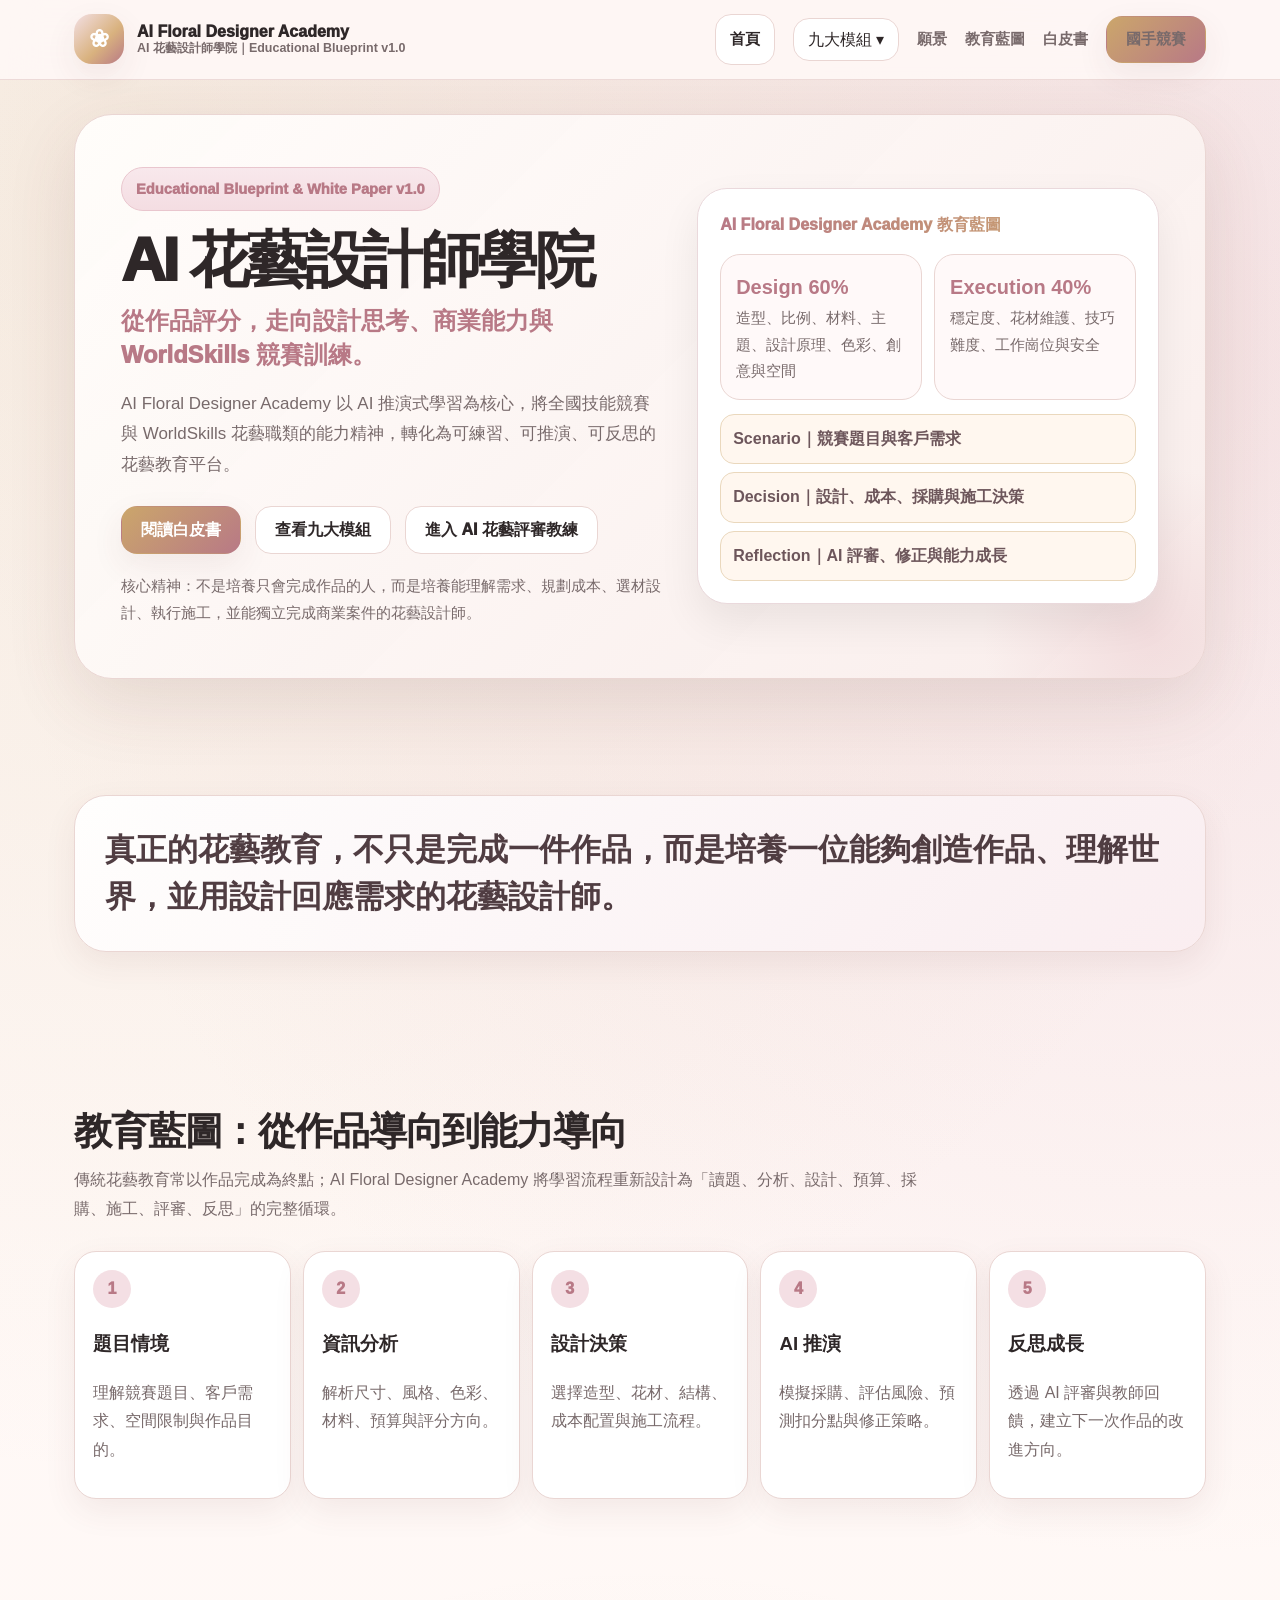
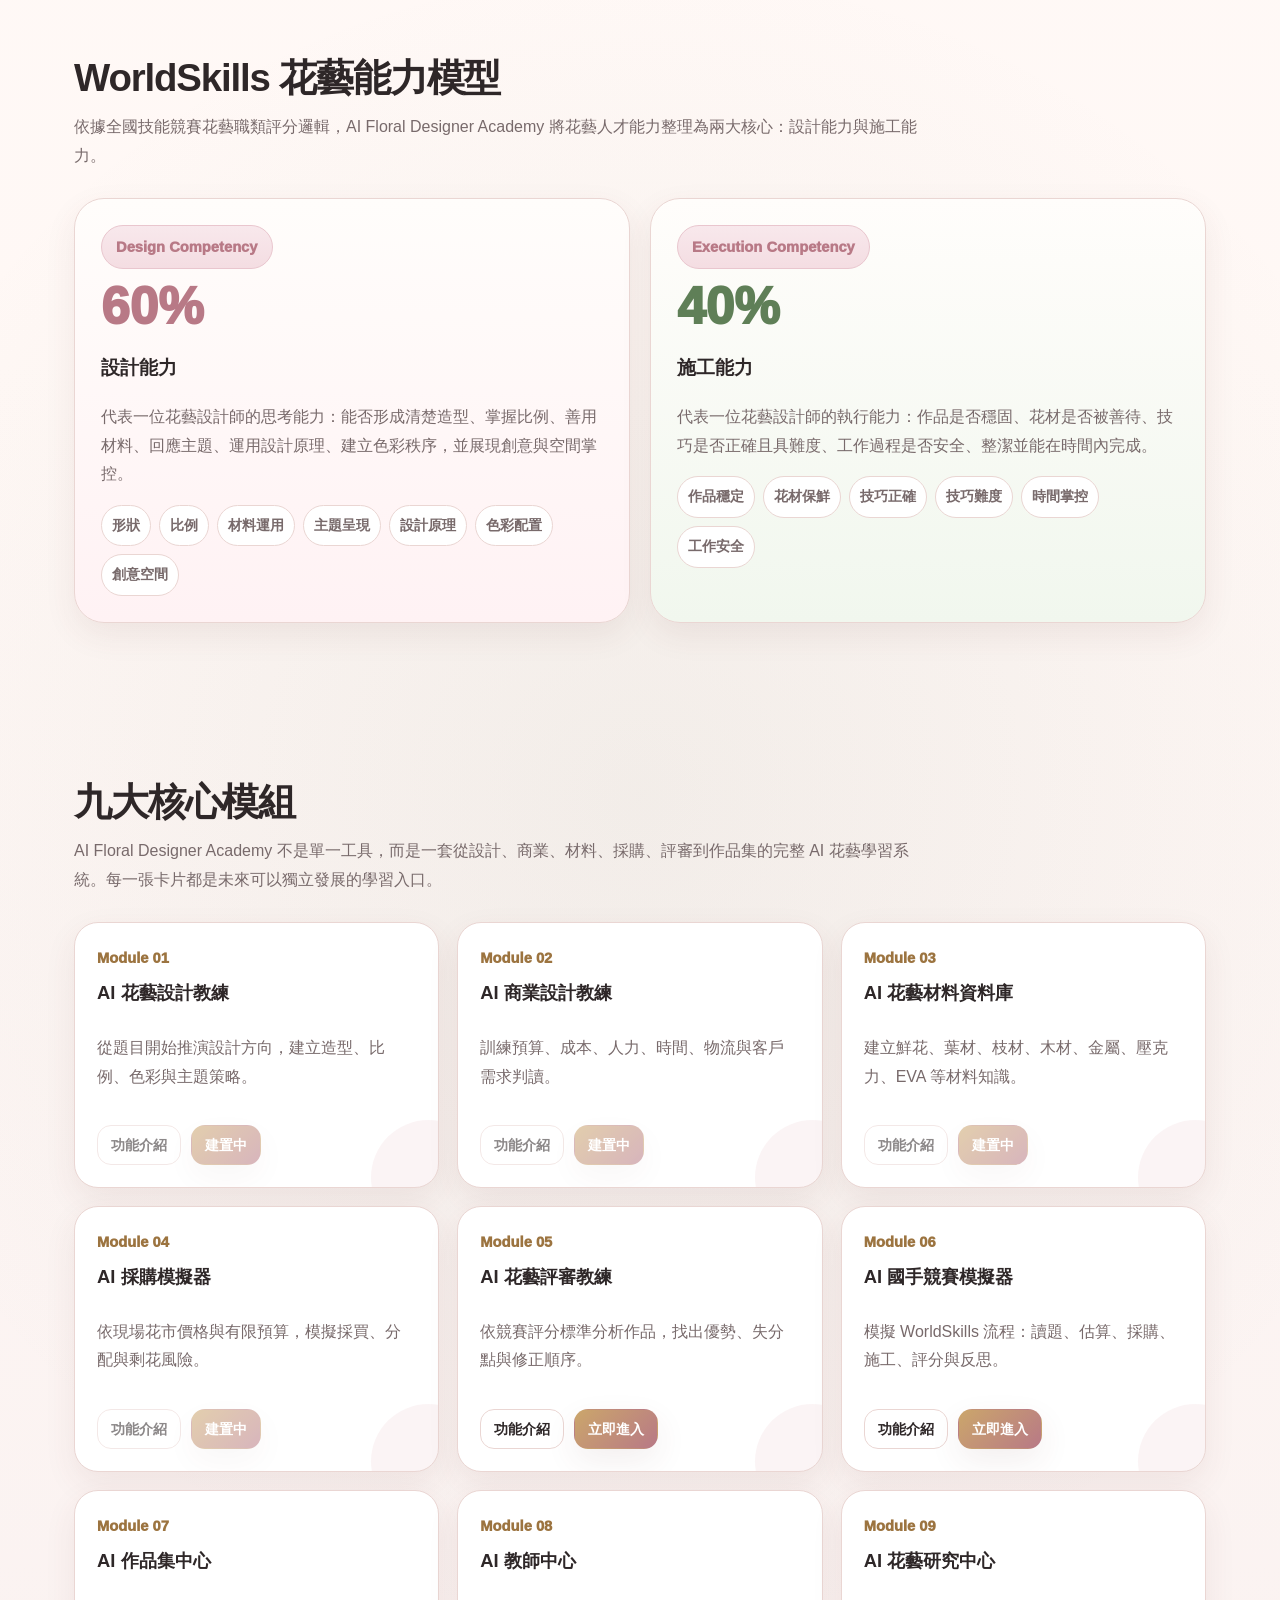
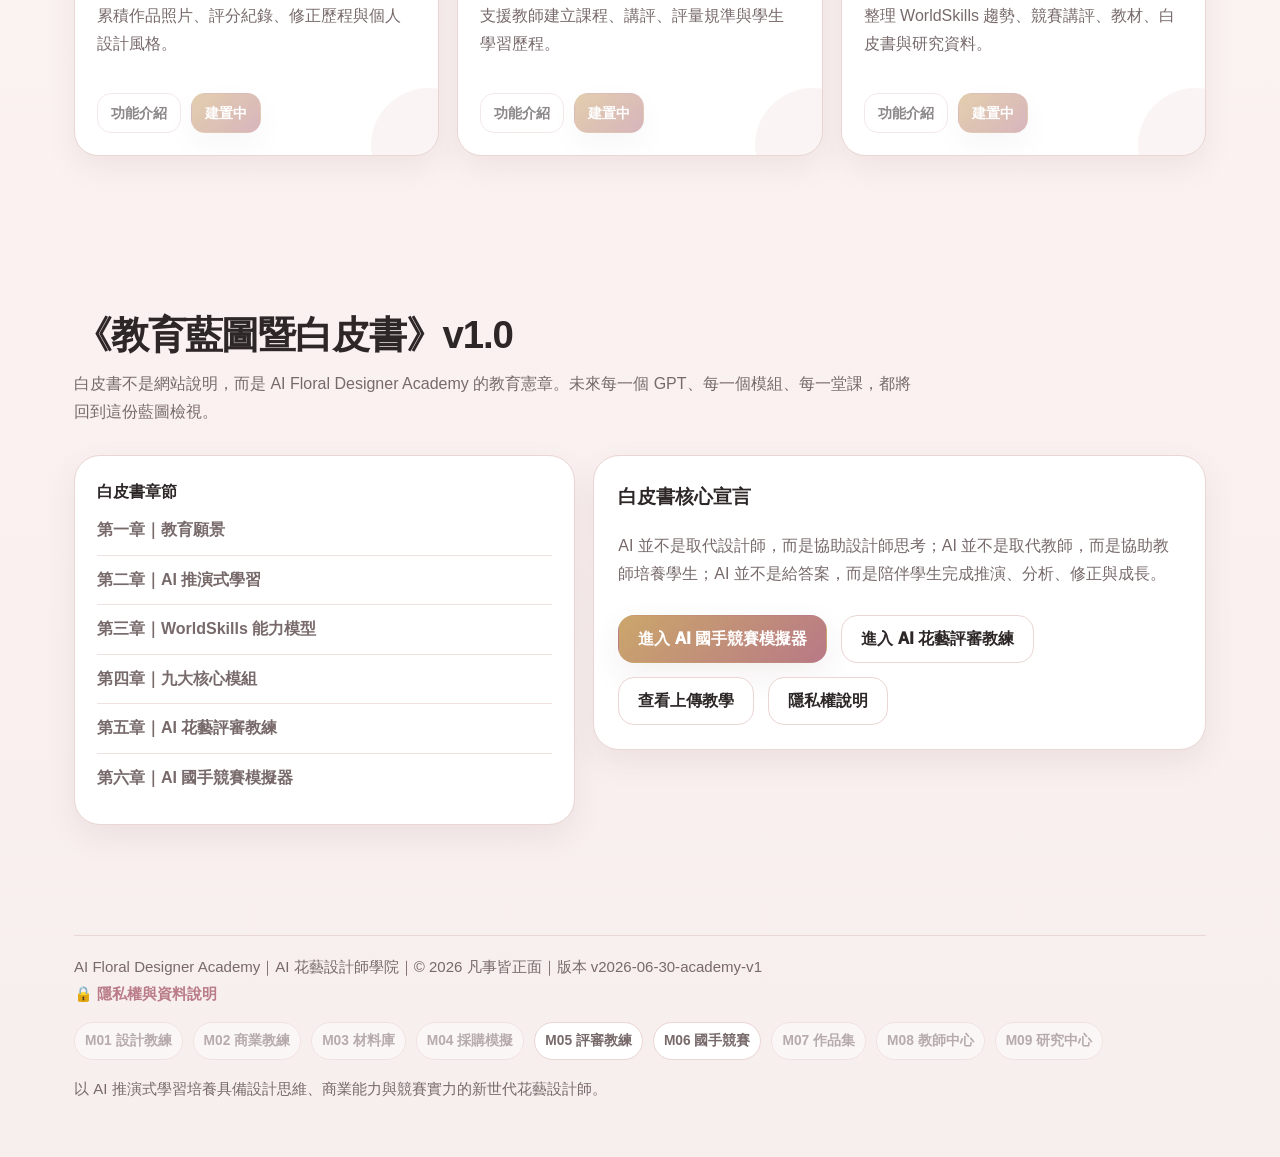
<file: index.html>
<!DOCTYPE html>
<html lang="zh-Hant">
<head>
  <meta charset="utf-8" />
  <link rel="icon" type="image/png" href="floral-favicon.png" />
  <meta name="viewport" content="width=device-width, initial-scale=1.0" />

  <title>AI Floral Designer Academy｜AI 花藝設計師學院</title>
  <meta name="app-version" content="2026-06-30-academy-v1" />
  <meta name="description" content="AI Floral Designer Academy｜AI 花藝設計師學院，以 AI 推演式學習培養具備設計思維、商業能力、成本管理、材料應用與競賽實力的新世代花藝設計師。" />
  <meta name="keywords" content="AI Floral Designer Academy, AI花藝設計師學院, AI花藝教育, 花藝競賽, WorldSkills, AI推演式學習, 花藝評審教練, 花藝商業設計" />
  <meta name="author" content="凡事皆正面" />
  <meta name="robots" content="index, follow" />

  <meta property="og:type" content="website" />
  <meta property="og:title" content="AI Floral Designer Academy｜AI 花藝設計師學院" />
  <meta property="og:description" content="從作品評分走向設計思考、商業能力與 WorldSkills 競賽訓練的 AI 花藝教育平台。" />
  <meta property="og:site_name" content="AI Floral Designer Academy" />
  <meta property="og:locale" content="zh_TW" />

  <meta name="twitter:card" content="summary_large_image" />
  <meta name="twitter:title" content="AI Floral Designer Academy｜AI 花藝設計師學院" />
  <meta name="twitter:description" content="以 AI 推演式學習培養新世代花藝設計師。" />

  <style>
    :root{
      --bg:#fff8f5;
      --card:#fffdfb;
      --ink:#2e2728;
      --muted:#786a6b;
      --line:#ead6d3;
      --soft:#fff1f2;
      --soft2:#f8ece9;
      --rose:#d9a3ad;
      --rose-deep:#b87986;
      --gold:#cba66b;
      --gold-deep:#9c7440;
      --green:#6f8066;
      --green-soft:#eef6ec;
      --blue:#64788f;
      --lav:#eee8ff;
      --shadow:0 24px 70px rgba(96,54,49,.12);
      --shadow2:0 12px 32px rgba(96,54,49,.08);
      --radius:26px;
      --max:1180px;
    }

    *{box-sizing:border-box}
    html{scroll-behavior:smooth}
    body{
      margin:0;
      font-family:-apple-system,BlinkMacSystemFont,"Segoe UI","Noto Sans TC","PingFang TC","Microsoft JhengHei",sans-serif;
      color:var(--ink);
      background:
        radial-gradient(circle at 9% 4%, rgba(203,166,107,.19), transparent 30%),
        radial-gradient(circle at 92% 8%, rgba(217,163,173,.27), transparent 29%),
        radial-gradient(circle at 50% 55%, rgba(111,128,102,.08), transparent 34%),
        linear-gradient(180deg,#fffafa 0%, var(--bg) 45%, #f7eeee 100%);
      line-height:1.78;
    }

    a{text-decoration:none;color:inherit}
    .container{max-width:var(--max);margin:0 auto;padding:0 24px}
    .section{padding:78px 0}
    .muted{color:var(--muted)}

    .nav{
      position:sticky;top:0;z-index:80;
      backdrop-filter:blur(18px);
      background:rgba(255,248,247,.86);
      border-bottom:1px solid rgba(234,214,211,.86);
    }
    .nav-inner{
      max-width:var(--max);margin:0 auto;padding:14px 24px;
      display:flex;align-items:center;justify-content:space-between;gap:18px;
    }
    .brand{display:flex;align-items:center;gap:13px;font-weight:1000}
    .brand-mark{
      width:50px;height:50px;border-radius:18px;
      background:linear-gradient(135deg,#f3dfe4,#d9b27f 58%,#b87986);
      display:grid;place-items:center;color:#fff;font-size:24px;box-shadow:var(--shadow2);
    }
    .brand-text{line-height:1.14}
    .brand-text small{display:block;color:var(--muted);font-weight:750;font-size:.78rem}
    .nav-links{display:flex;align-items:center;gap:18px;flex-wrap:wrap}
    .nav-links a{color:var(--muted);font-weight:900;font-size:.94rem}
    .nav-links a:hover{color:var(--ink)}

    .btn{
      display:inline-flex;align-items:center;justify-content:center;gap:9px;
      border-radius:16px;padding:13px 19px;font-weight:1000;border:1px solid transparent;
      cursor:pointer;transition:.18s ease;line-height:1.25;
    }
    .btn:hover{transform:translateY(-1px)}
    .btn-primary{color:#fff;background:linear-gradient(135deg,var(--gold),var(--rose-deep));box-shadow:var(--shadow2)}
    .btn-secondary{background:#fff;border-color:var(--line);color:var(--ink)}
    .btn-secondary:hover{background:var(--soft)}
    .btn-green{color:#fff;background:linear-gradient(135deg,#7f9f73,#4f7b59);box-shadow:var(--shadow2)}

    .hero{padding:34px 0 38px}
    .hero-card{
      position:relative;overflow:hidden;border-radius:38px;border:1px solid var(--line);
      background:linear-gradient(135deg, rgba(255,253,251,.98), rgba(249,238,236,.96));
      box-shadow:var(--shadow);padding:52px 46px;display:grid;grid-template-columns:1.08fr .92fr;gap:34px;align-items:center;
    }
    .hero-card::after{content:"";position:absolute;width:360px;height:360px;border-radius:50%;right:-125px;bottom:-135px;background:radial-gradient(circle, rgba(217,163,173,.24), transparent 66%);pointer-events:none}
    .badge{display:inline-flex;align-items:center;gap:8px;border-radius:999px;padding:8px 14px;background:linear-gradient(180deg,#f8e8ec,#f4dde2);border:1px solid #e9c6ce;color:var(--rose-deep);font-size:.92rem;font-weight:1000}
    .hero-title{margin:18px 0 12px;font-size:clamp(2.3rem,4.8vw,5rem);line-height:1.02;letter-spacing:-.055em;font-weight:1000}
    .hero-sub{margin:0 0 14px;font-size:clamp(1.08rem,2vw,1.48rem);color:var(--rose-deep);font-weight:950;line-height:1.45}
    .lead{max-width:680px;color:var(--muted);font-size:1.06rem}
    .cta-row{display:flex;gap:14px;flex-wrap:wrap;margin-top:26px}
    .hero-note{margin-top:18px;color:var(--muted);font-size:.95rem}

    .blueprint-panel{position:relative;z-index:1;background:#fff;border:1px solid #ead9dc;border-radius:30px;padding:22px;box-shadow:0 18px 42px rgba(0,0,0,.07)}
    .panel-title{font-weight:1000;background:linear-gradient(90deg,#b87986,#cba66b);-webkit-background-clip:text;-webkit-text-fill-color:transparent;margin-bottom:14px}
    .model-grid{display:grid;grid-template-columns:1fr 1fr;gap:12px}
    .model-card{border:1px solid var(--line);border-radius:20px;padding:15px;background:#fff9f9}
    .model-card b{font-size:1.25rem;color:var(--rose-deep)}
    .model-card span{display:block;color:var(--muted);font-size:.92rem}
    .flow-mini{margin-top:14px;display:grid;gap:8px}
    .flow-mini div{background:#fff7ef;border:1px solid #ead8bd;border-radius:14px;padding:10px 12px;font-weight:900;color:#6d565b}

    .section-title{margin:0 0 12px;font-size:clamp(1.75rem,3vw,2.55rem);line-height:1.2;letter-spacing:-.03em}
    .section-sub{margin:0 0 28px;color:var(--muted);max-width:850px}
    .grid-2{display:grid;grid-template-columns:repeat(2,1fr);gap:18px}
    .grid-3{display:grid;grid-template-columns:repeat(3,1fr);gap:18px}
    .card{background:rgba(255,253,251,.94);border:1px solid var(--line);border-radius:var(--radius);box-shadow:var(--shadow2);padding:24px}
    .card h3{margin:0 0 8px;font-size:1.18rem}
    .icon{width:52px;height:52px;border-radius:18px;display:grid;place-items:center;background:linear-gradient(180deg,#f8e7ec,#f3d9df);color:var(--rose-deep);font-size:24px;margin-bottom:12px}

    .quote-band{border:1px solid var(--line);border-radius:32px;padding:30px;background:linear-gradient(135deg,rgba(255,255,255,.9),rgba(250,238,241,.9));box-shadow:var(--shadow2)}
    .quote-big{font-size:clamp(1.35rem,2.4vw,2rem);line-height:1.55;font-weight:1000;color:#503d42;margin:0}

    .competency-wrap{display:grid;grid-template-columns:1fr 1fr;gap:20px;align-items:stretch}
    .competency{padding:26px;border-radius:30px;border:1px solid var(--line);box-shadow:var(--shadow2);background:#fff}
    .competency.design{background:linear-gradient(180deg,#fffdfb,#fff2f4)}
    .competency.exec{background:linear-gradient(180deg,#fffdfb,#f1f7ee)}
    .big-percent{font-size:3.2rem;line-height:1;font-weight:1000;color:var(--rose-deep);margin:12px 0}
    .exec .big-percent{color:#5f7f57}
    .tag-list{display:flex;gap:8px;flex-wrap:wrap;margin-top:16px}
    .tag{border:1px solid var(--line);background:#fff;border-radius:999px;padding:7px 10px;color:var(--muted);font-weight:850;font-size:.9rem}

    .aisl{display:grid;grid-template-columns:repeat(5,1fr);gap:12px}
    .aisl-card{background:#fff;border:1px solid var(--line);border-radius:22px;padding:18px;box-shadow:var(--shadow2)}
    .step-num{width:38px;height:38px;border-radius:50%;display:grid;place-items:center;background:#f4dfe4;color:var(--rose-deep);font-weight:1000;margin-bottom:10px}

    .module-grid{display:grid;grid-template-columns:repeat(3,1fr);gap:18px}
    .module-card{
      position:relative;min-height:245px;display:flex;flex-direction:column;
      background:#fff;border:1px solid var(--line);border-radius:24px;padding:22px;
      box-shadow:var(--shadow2);overflow:hidden;transition:.18s ease;
    }
    .module-card:hover{transform:translateY(-3px);box-shadow:0 18px 42px rgba(96,54,49,.12)}
    .module-card::after{content:"";position:absolute;width:115px;height:115px;border-radius:50%;right:-48px;bottom:-48px;background:rgba(217,163,173,.12);pointer-events:none}
    .module-no{font-weight:1000;color:var(--gold-deep);font-size:.92rem}
    .module-card h3{margin:6px 0 8px;font-size:1.15rem}
    .module-actions{position:relative;z-index:1;display:flex;gap:10px;flex-wrap:wrap;margin-top:auto;padding-top:18px}
    .module-actions .btn{padding:10px 13px;border-radius:14px;font-size:.9rem}
    .module-link-disabled{opacity:.55;cursor:not-allowed;pointer-events:none}

    .whitepaper{display:grid;grid-template-columns:.9fr 1.1fr;gap:18px;align-items:start}
    .toc{background:#fff;border:1px solid var(--line);border-radius:26px;padding:22px;box-shadow:var(--shadow2)}
    .toc a{display:block;padding:10px 0;border-bottom:1px solid #f0e0e0;color:var(--muted);font-weight:850}
    .toc a:last-child{border-bottom:0}
    .paper-card{background:#fff;border:1px solid var(--line);border-radius:26px;padding:24px;box-shadow:var(--shadow2)}
    .paper-card h3{margin-top:0}

    .footer{padding:32px 0 54px;color:var(--muted);font-size:.94rem}
    .footer-line{display:flex;justify-content:space-between;flex-wrap:wrap;gap:16px;border-top:1px solid var(--line);padding-top:18px}

    @media (max-width:980px){
      .hero-card,.grid-2,.grid-3,.competency-wrap,.whitepaper{grid-template-columns:1fr}
      .module-grid{grid-template-columns:1fr 1fr}
      .aisl{grid-template-columns:1fr 1fr}
      .hero-card{padding:36px 24px}
      .nav-inner{flex-wrap:wrap}
      .nav-links{gap:14px}
    }
    @media (max-width:640px){
      .container,.nav-inner{padding-left:18px;padding-right:18px}
      .brand-mark{width:42px;height:42px;border-radius:15px}
      .brand-text small{font-size:.72rem}
      .hero{padding-top:22px}
      .model-grid,.module-grid,.aisl{grid-template-columns:1fr}
      .btn{width:100%}
      .cta-row{flex-direction:column}
      .section{padding:58px 0}
    }

    .module-menu{position:relative}
    .module-menu-button{
      border:1px solid var(--line);background:#fff;color:var(--ink);
      border-radius:16px;padding:11px 14px;font-weight:1000;cursor:pointer;
      font:inherit;line-height:1.2;
    }
    .module-dropdown{
      position:absolute;right:0;top:calc(100% + 10px);width:320px;
      background:#fff;border:1px solid var(--line);border-radius:22px;
      box-shadow:var(--shadow2);padding:10px;display:none;z-index:100;
    }
    .module-menu:hover .module-dropdown,
    .module-menu:focus-within .module-dropdown{display:grid;gap:6px}
    .module-dropdown a,.module-dropdown span{
      display:block;padding:10px 12px;border-radius:14px;font-weight:900;
      color:var(--muted);font-size:.92rem;
    }
    .module-dropdown a:hover{background:var(--soft);color:var(--ink)}
    .module-dropdown span{opacity:.52}
    .home-button{background:#fff;border:1px solid var(--line);border-radius:16px;padding:11px 14px;color:var(--ink)!important}
    .footer-modules{display:flex;gap:10px;flex-wrap:wrap;margin-top:14px}
    .footer-modules a,.footer-modules span{
      border:1px solid var(--line);border-radius:999px;padding:6px 10px;
      background:#fff;color:var(--muted);font-weight:850;font-size:.86rem;
    }
    .footer-modules span{opacity:.5}
    @media (max-width:640px){
      .module-dropdown{position:static;width:100%;margin-top:8px}
      .module-menu,.module-menu-button{width:100%}
    }

  </style>

  <script type="application/ld+json">
  {
    "@context":"https://schema.org",
    "@type":"EducationalOrganization",
    "name":"AI Floral Designer Academy",
    "alternateName":"AI 花藝設計師學院",
    "description":"以 AI 推演式學習培養具備設計思維、商業能力、成本管理、材料應用與競賽實力的新世代花藝設計師。",
    "inLanguage":"zh-Hant"
  }
  </script>
</head>
<body>
  <nav class="nav">
    <div class="nav-inner">
      <a class="brand" href="#top" aria-label="AI Floral Designer Academy 首頁">
        <div class="brand-mark">❀</div>
        <div class="brand-text">
          AI Floral Designer Academy
          <small>AI 花藝設計師學院｜Educational Blueprint v1.0</small>
        </div>
      </a>
      <div class="nav-links">

        <a class="home-button" href="index.html">首頁</a>
        <div class="module-menu">
          <button class="module-menu-button" type="button">九大模組 ▾</button>
          <div class="module-dropdown" aria-label="九大模組入口">
            <span>Module 01｜AI 花藝設計教練（建置中）</span>
            <span>Module 02｜AI 商業設計教練（建置中）</span>
            <span>Module 03｜AI 花藝材料資料庫（建置中）</span>
            <span>Module 04｜AI 採購模擬器（建置中）</span>
            <a href="judge.html">Module 05｜AI 花藝評審教練</a>
            <a href="competition.html">Module 06｜AI 國手競賽模擬器</a>
            <span>Module 07｜AI 作品集中心（建置中）</span>
            <span>Module 08｜AI 教師中心（建置中）</span>
            <span>Module 09｜AI 花藝研究中心（建置中）</span>
          </div>
        </div>
        <a href="#vision">願景</a><a href="#blueprint">教育藍圖</a><a href="#whitepaper">白皮書</a><a class="btn btn-primary" href="competition.html">國手競賽</a>
      </div>
    </div>
  </nav>

  <header class="hero" id="top">
    <div class="container">
      <div class="hero-card">
        <div>
          <span class="badge">Educational Blueprint & White Paper v1.0</span>
          <h1 class="hero-title">AI 花藝設計師學院</h1>
          <p class="hero-sub">從作品評分，走向設計思考、商業能力與 WorldSkills 競賽訓練。</p>
          <p class="lead">
            AI Floral Designer Academy 以 AI 推演式學習為核心，將全國技能競賽與 WorldSkills 花藝職類的能力精神，轉化為可練習、可推演、可反思的花藝教育平台。
          </p>
          <div class="cta-row">
            <a class="btn btn-primary" href="#whitepaper">閱讀白皮書</a>
            <a class="btn btn-secondary" href="#modules">查看九大模組</a>
            <a class="btn btn-secondary" href="judge.html">進入 AI 花藝評審教練</a>
          </div>
          <div class="hero-note">核心精神：不是培養只會完成作品的人，而是培養能理解需求、規劃成本、選材設計、執行施工，並能獨立完成商業案件的花藝設計師。</div>
        </div>

        <div class="blueprint-panel">
          <div class="panel-title">AI Floral Designer Academy 教育藍圖</div>
          <div class="model-grid">
            <div class="model-card"><b>Design 60%</b><span>造型、比例、材料、主題、設計原理、色彩、創意與空間</span></div>
            <div class="model-card"><b>Execution 40%</b><span>穩定度、花材維護、技巧難度、工作崗位與安全</span></div>
          </div>
          <div class="flow-mini" aria-label="AI 推演式學習流程">
            <div>Scenario｜競賽題目與客戶需求</div>
            <div>Decision｜設計、成本、採購與施工決策</div>
            <div>Reflection｜AI 評審、修正與能力成長</div>
          </div>
        </div>
      </div>
    </div>
  </header>

  <main>
    <section class="section" id="vision">
      <div class="container">
        <div class="quote-band">
          <p class="quote-big">真正的花藝教育，不只是完成一件作品，而是培養一位能夠創造作品、理解世界，並用設計回應需求的花藝設計師。</p>
        </div>
      </div>
    </section>

    <section class="section" id="blueprint">
      <div class="container">
        <h2 class="section-title">教育藍圖：從作品導向到能力導向</h2>
        <p class="section-sub">傳統花藝教育常以作品完成為終點；AI Floral Designer Academy 將學習流程重新設計為「讀題、分析、設計、預算、採購、施工、評審、反思」的完整循環。</p>
        <div class="aisl">
          <div class="aisl-card"><div class="step-num">1</div><h3>題目情境</h3><p class="muted">理解競賽題目、客戶需求、空間限制與作品目的。</p></div>
          <div class="aisl-card"><div class="step-num">2</div><h3>資訊分析</h3><p class="muted">解析尺寸、風格、色彩、材料、預算與評分方向。</p></div>
          <div class="aisl-card"><div class="step-num">3</div><h3>設計決策</h3><p class="muted">選擇造型、花材、結構、成本配置與施工流程。</p></div>
          <div class="aisl-card"><div class="step-num">4</div><h3>AI 推演</h3><p class="muted">模擬採購、評估風險、預測扣分點與修正策略。</p></div>
          <div class="aisl-card"><div class="step-num">5</div><h3>反思成長</h3><p class="muted">透過 AI 評審與教師回饋，建立下一次作品的改進方向。</p></div>
        </div>
      </div>
    </section>

    <section class="section" id="competency">
      <div class="container">
        <h2 class="section-title">WorldSkills 花藝能力模型</h2>
        <p class="section-sub">依據全國技能競賽花藝職類評分邏輯，AI Floral Designer Academy 將花藝人才能力整理為兩大核心：設計能力與施工能力。</p>
        <div class="competency-wrap">
          <div class="competency design">
            <span class="badge">Design Competency</span>
            <div class="big-percent">60%</div>
            <h3>設計能力</h3>
            <p class="muted">代表一位花藝設計師的思考能力：能否形成清楚造型、掌握比例、善用材料、回應主題、運用設計原理、建立色彩秩序，並展現創意與空間掌控。</p>
            <div class="tag-list">
              <span class="tag">形狀</span><span class="tag">比例</span><span class="tag">材料運用</span><span class="tag">主題呈現</span><span class="tag">設計原理</span><span class="tag">色彩配置</span><span class="tag">創意空間</span>
            </div>
          </div>
          <div class="competency exec">
            <span class="badge">Execution Competency</span>
            <div class="big-percent">40%</div>
            <h3>施工能力</h3>
            <p class="muted">代表一位花藝設計師的執行能力：作品是否穩固、花材是否被善待、技巧是否正確且具難度、工作過程是否安全、整潔並能在時間內完成。</p>
            <div class="tag-list">
              <span class="tag">作品穩定</span><span class="tag">花材保鮮</span><span class="tag">技巧正確</span><span class="tag">技巧難度</span><span class="tag">時間掌控</span><span class="tag">工作安全</span>
            </div>
          </div>
        </div>
      </div>
    </section>

    <section class="section" id="modules">
      <div class="container">
        <h2 class="section-title">九大核心模組</h2>
        <p class="section-sub">AI Floral Designer Academy 不是單一工具，而是一套從設計、商業、材料、採購、評審到作品集的完整 AI 花藝學習系統。每一張卡片都是未來可以獨立發展的學習入口。</p>

        <div class="module-grid">
          <div class="module-card">
            <div class="module-no">Module 01</div>
            <h3>AI 花藝設計教練</h3>
            <p class="muted">從題目開始推演設計方向，建立造型、比例、色彩與主題策略。</p>
            <div class="module-actions">
              <a class="btn btn-secondary module-link-disabled" href="#" aria-disabled="true">功能介紹</a>
              <a class="btn btn-primary module-link-disabled" href="#" aria-disabled="true">建置中</a>
            </div>
          </div>

          <div class="module-card">
            <div class="module-no">Module 02</div>
            <h3>AI 商業設計教練</h3>
            <p class="muted">訓練預算、成本、人力、時間、物流與客戶需求判讀。</p>
            <div class="module-actions">
              <a class="btn btn-secondary module-link-disabled" href="#" aria-disabled="true">功能介紹</a>
              <a class="btn btn-primary module-link-disabled" href="#" aria-disabled="true">建置中</a>
            </div>
          </div>

          <div class="module-card">
            <div class="module-no">Module 03</div>
            <h3>AI 花藝材料資料庫</h3>
            <p class="muted">建立鮮花、葉材、枝材、木材、金屬、壓克力、EVA 等材料知識。</p>
            <div class="module-actions">
              <a class="btn btn-secondary module-link-disabled" href="#" aria-disabled="true">功能介紹</a>
              <a class="btn btn-primary module-link-disabled" href="#" aria-disabled="true">建置中</a>
            </div>
          </div>

          <div class="module-card">
            <div class="module-no">Module 04</div>
            <h3>AI 採購模擬器</h3>
            <p class="muted">依現場花市價格與有限預算，模擬採買、分配與剩花風險。</p>
            <div class="module-actions">
              <a class="btn btn-secondary module-link-disabled" href="#" aria-disabled="true">功能介紹</a>
              <a class="btn btn-primary module-link-disabled" href="#" aria-disabled="true">建置中</a>
            </div>
          </div>

          <div class="module-card">
            <div class="module-no">Module 05</div>
            <h3>AI 花藝評審教練</h3>
            <p class="muted">依競賽評分標準分析作品，找出優勢、失分點與修正順序。</p>
            <div class="module-actions">
              <a class="btn btn-secondary" href="judge.html#features">功能介紹</a>
              <a class="btn btn-primary" href="judge.html">立即進入</a>
            </div>
          </div>

          <div class="module-card">
            <div class="module-no">Module 06</div>
            <h3>AI 國手競賽模擬器</h3>
            <p class="muted">模擬 WorldSkills 流程：讀題、估算、採購、施工、評分與反思。</p>
            <div class="module-actions">
              <a class="btn btn-secondary" href="competition.html#training">功能介紹</a>
              <a class="btn btn-primary" href="competition.html">立即進入</a>
            </div>
          </div>

          <div class="module-card">
            <div class="module-no">Module 07</div>
            <h3>AI 作品集中心</h3>
            <p class="muted">累積作品照片、評分紀錄、修正歷程與個人設計風格。</p>
            <div class="module-actions">
              <a class="btn btn-secondary module-link-disabled" href="#" aria-disabled="true">功能介紹</a>
              <a class="btn btn-primary module-link-disabled" href="#" aria-disabled="true">建置中</a>
            </div>
          </div>

          <div class="module-card">
            <div class="module-no">Module 08</div>
            <h3>AI 教師中心</h3>
            <p class="muted">支援教師建立課程、講評、評量規準與學生學習歷程。</p>
            <div class="module-actions">
              <a class="btn btn-secondary module-link-disabled" href="#" aria-disabled="true">功能介紹</a>
              <a class="btn btn-primary module-link-disabled" href="#" aria-disabled="true">建置中</a>
            </div>
          </div>

          <div class="module-card">
            <div class="module-no">Module 09</div>
            <h3>AI 花藝研究中心</h3>
            <p class="muted">整理 WorldSkills 趨勢、競賽講評、教材、白皮書與研究資料。</p>
            <div class="module-actions">
              <a class="btn btn-secondary module-link-disabled" href="#" aria-disabled="true">功能介紹</a>
              <a class="btn btn-primary module-link-disabled" href="#" aria-disabled="true">建置中</a>
            </div>
          </div>
        </div>
      </div>
    </section>

    <section class="section" id="whitepaper">
      <div class="container">
        <h2 class="section-title">《教育藍圖暨白皮書》v1.0</h2>
        <p class="section-sub">白皮書不是網站說明，而是 AI Floral Designer Academy 的教育憲章。未來每一個 GPT、每一個模組、每一堂課，都將回到這份藍圖檢視。</p>
        <div class="whitepaper">
          <div class="toc">
            <strong>白皮書章節</strong>
            <a href="#vision">第一章｜教育願景</a>
            <a href="#blueprint">第二章｜AI 推演式學習</a>
            <a href="#competency">第三章｜WorldSkills 能力模型</a>
            <a href="#modules">第四章｜九大核心模組</a>
            <a href="judge.html">第五章｜AI 花藝評審教練</a>
            <a href="competition.html">第六章｜AI 國手競賽模擬器</a>
          </div>
          <div class="paper-card">
            <h3>白皮書核心宣言</h3>
            <p class="muted">AI 並不是取代設計師，而是協助設計師思考；AI 並不是取代教師，而是協助教師培養學生；AI 並不是給答案，而是陪伴學生完成推演、分析、修正與成長。</p>
            <div class="cta-row">
              <a class="btn btn-primary" href="competition.html">進入 AI 國手競賽模擬器</a>
              <a class="btn btn-secondary" href="judge.html">進入 AI 花藝評審教練</a>
              <a class="btn btn-secondary" href="upload-guide.html">查看上傳教學</a>
              <a class="btn btn-secondary" href="privacy.html">隱私權說明</a>
            </div>
          </div>
        </div>
      </div>
    </section>
  </main>

  <footer class="footer">
    <div class="container">
      <div class="footer-line">
        <div>AI Floral Designer Academy｜AI 花藝設計師學院｜© 2026 凡事皆正面｜版本 v2026-06-30-academy-v1<br><a href="privacy.html" style="color:#b97c88;font-weight:900;">🔒 隱私權與資料說明</a>
          <div class="footer-modules" aria-label="九大模組快速入口">
            <span>M01 設計教練</span><span>M02 商業教練</span><span>M03 材料庫</span><span>M04 採購模擬</span>
            <a href="judge.html">M05 評審教練</a><a href="competition.html">M06 國手競賽</a>
            <span>M07 作品集</span><span>M08 教師中心</span><span>M09 研究中心</span>
          </div>
</div>
        <div>以 AI 推演式學習培養具備設計思維、商業能力與競賽實力的新世代花藝設計師。</div>
      </div>
    </div>
  </footer>
</body>
</html>
</file>
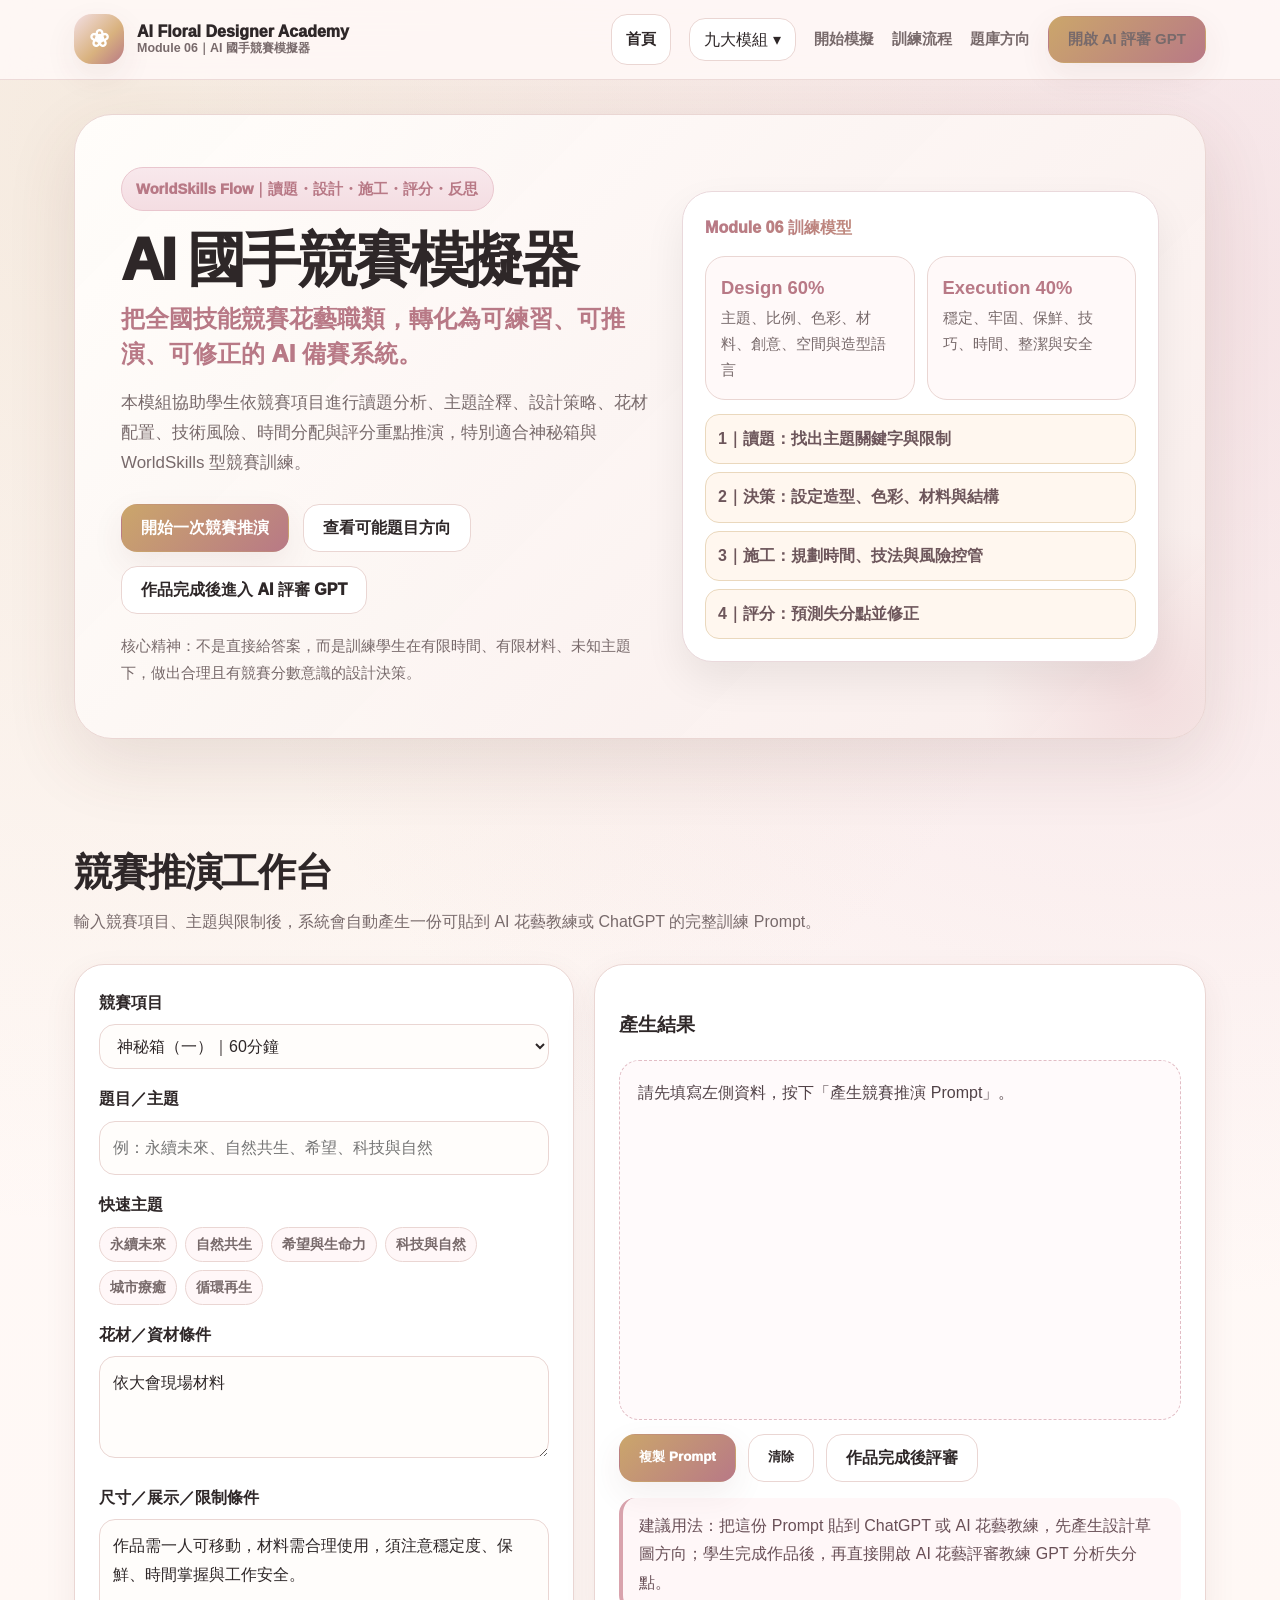
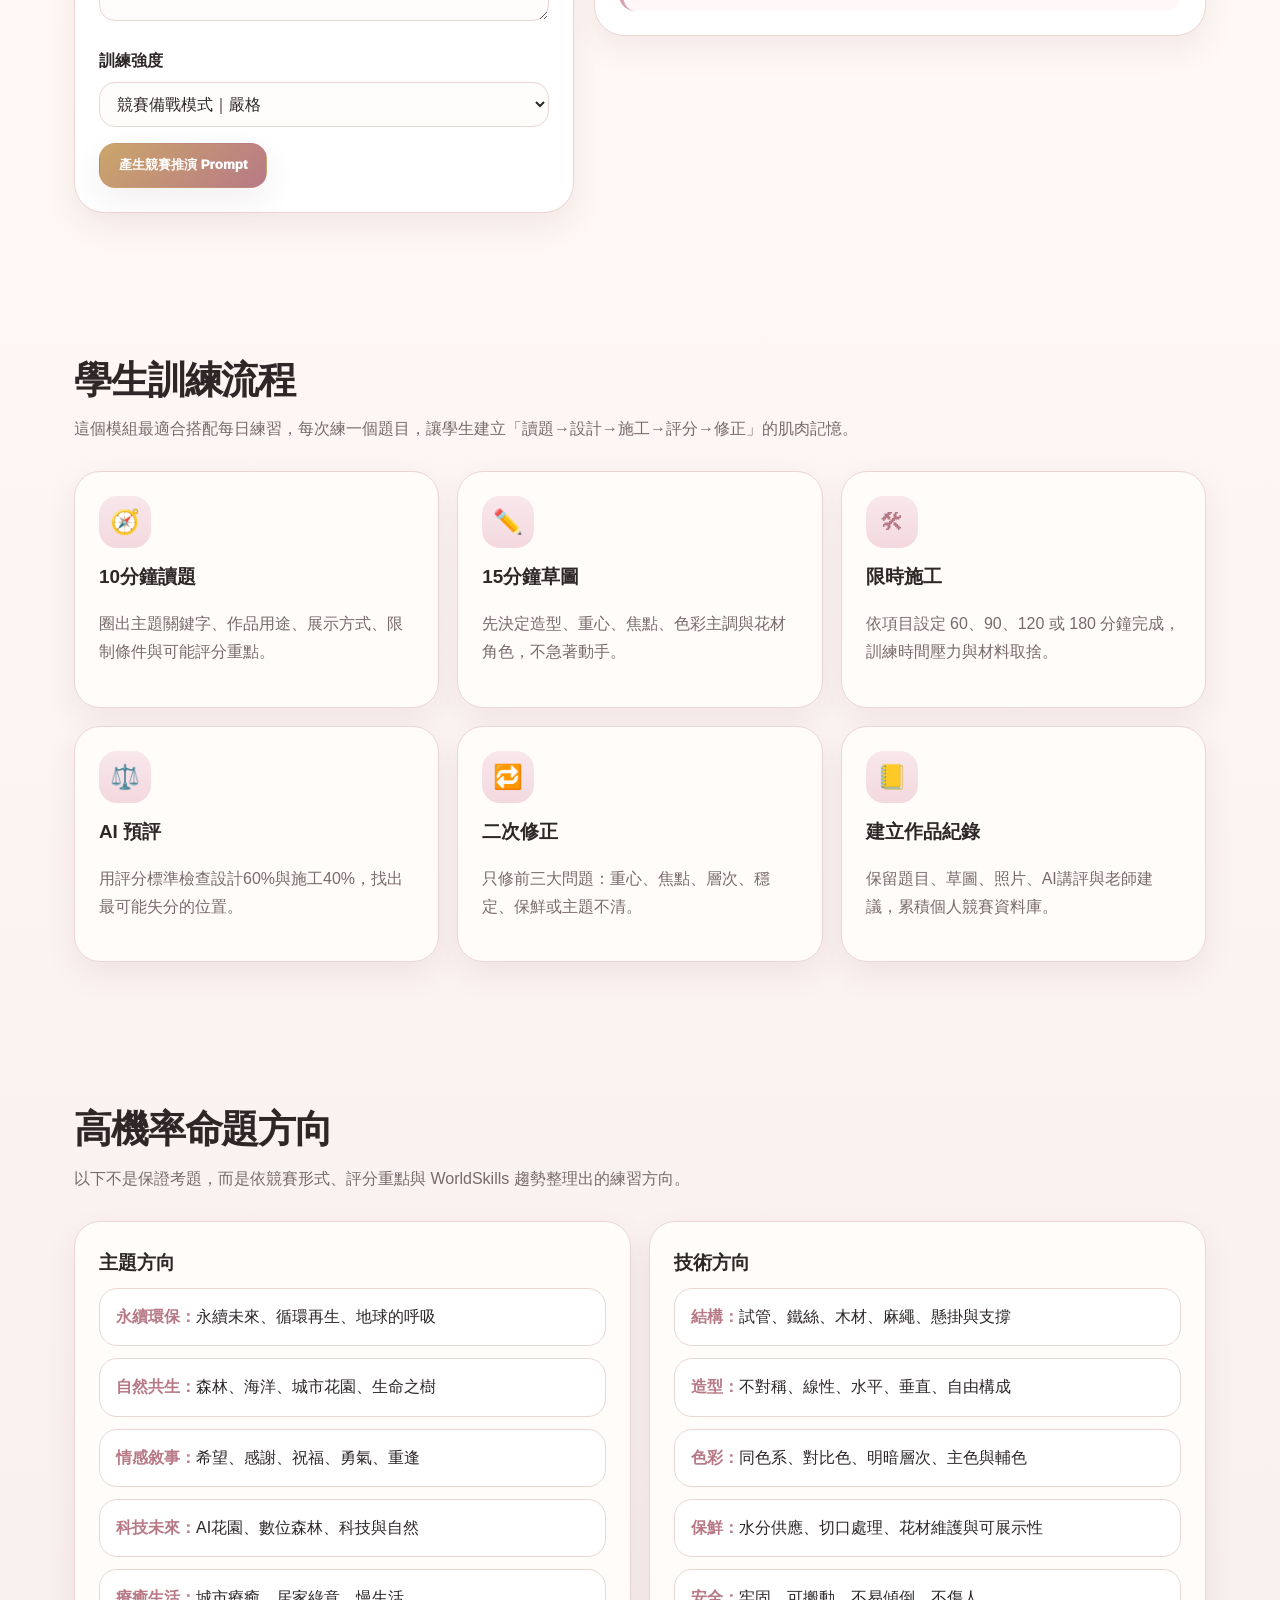
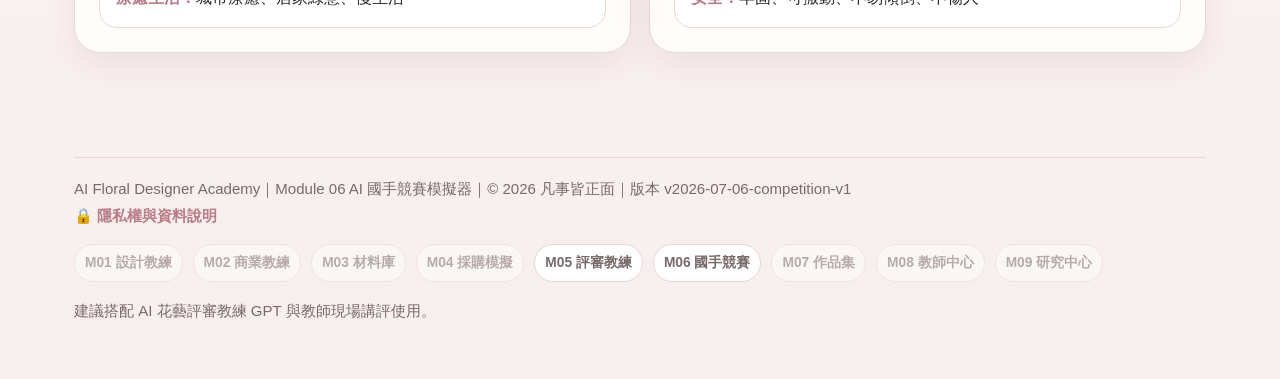
<file: competition.html>
<!DOCTYPE html>
<html lang="zh-Hant">
<head>
  <meta charset="utf-8" />
  <link rel="icon" type="image/png" href="floral-favicon.png" />
  <meta name="viewport" content="width=device-width, initial-scale=1.0" />

  <title>AI 國手競賽模擬器｜AI Floral Designer Academy</title>
  <meta name="app-version" content="2026-07-06-competition-v1" />
  <meta name="description" content="AI 國手競賽模擬器，協助花藝選手依全國技能競賽與 WorldSkills 流程進行讀題、設計、施工、評分與反思訓練。" />
  <meta name="keywords" content="AI國手競賽模擬器, 花藝競賽, 全國技能競賽, WorldSkills, AI花藝設計師學院, 花藝訓練" />
  <meta name="author" content="凡事皆正面" />

  <style>
    :root{
      --bg:#fff8f5;--card:#fffdfb;--ink:#2e2728;--muted:#786a6b;--line:#ead6d3;
      --soft:#fff1f2;--soft2:#f8ece9;--rose:#d9a3ad;--rose-deep:#b87986;
      --gold:#cba66b;--gold-deep:#9c7440;--green:#6f8066;--green-soft:#eef6ec;
      --blue:#64788f;--shadow:0 24px 70px rgba(96,54,49,.12);--shadow2:0 12px 32px rgba(96,54,49,.08);
      --radius:26px;--max:1180px;
    }
    *{box-sizing:border-box}
    html{scroll-behavior:smooth}
    body{
      margin:0;font-family:-apple-system,BlinkMacSystemFont,"Segoe UI","Noto Sans TC","PingFang TC","Microsoft JhengHei",sans-serif;
      color:var(--ink);line-height:1.78;
      background:radial-gradient(circle at 9% 4%, rgba(203,166,107,.19), transparent 30%),radial-gradient(circle at 92% 8%, rgba(217,163,173,.27), transparent 29%),linear-gradient(180deg,#fffafa 0%, var(--bg) 45%, #f7eeee 100%);
    }
    a{text-decoration:none;color:inherit}.container{max-width:var(--max);margin:0 auto;padding:0 24px}.section{padding:72px 0}.muted{color:var(--muted)}
    .nav{position:sticky;top:0;z-index:80;backdrop-filter:blur(18px);background:rgba(255,248,247,.86);border-bottom:1px solid rgba(234,214,211,.86)}
    .nav-inner{max-width:var(--max);margin:0 auto;padding:14px 24px;display:flex;align-items:center;justify-content:space-between;gap:18px}
    .brand{display:flex;align-items:center;gap:13px;font-weight:1000}.brand-mark{width:50px;height:50px;border-radius:18px;background:linear-gradient(135deg,#f3dfe4,#d9b27f 58%,#b87986);display:grid;place-items:center;color:#fff;font-size:24px;box-shadow:var(--shadow2)}
    .brand-text{line-height:1.14}.brand-text small{display:block;color:var(--muted);font-weight:750;font-size:.78rem}.nav-links{display:flex;align-items:center;gap:18px;flex-wrap:wrap}.nav-links a{color:var(--muted);font-weight:900;font-size:.94rem}.nav-links a:hover{color:var(--ink)}
    .btn{display:inline-flex;align-items:center;justify-content:center;gap:9px;border-radius:16px;padding:13px 19px;font-weight:1000;border:1px solid transparent;cursor:pointer;transition:.18s ease;line-height:1.25}.btn:hover{transform:translateY(-1px)}
    .btn-primary{color:#fff;background:linear-gradient(135deg,var(--gold),var(--rose-deep));box-shadow:var(--shadow2)}.btn-secondary{background:#fff;border-color:var(--line);color:var(--ink)}.btn-secondary:hover{background:var(--soft)}.btn-green{color:#fff;background:linear-gradient(135deg,#7f9f73,#4f7b59);box-shadow:var(--shadow2)}
    .hero{padding:34px 0 38px}.hero-card{position:relative;overflow:hidden;border-radius:38px;border:1px solid var(--line);background:linear-gradient(135deg, rgba(255,253,251,.98), rgba(249,238,236,.96));box-shadow:var(--shadow);padding:52px 46px;display:grid;grid-template-columns:1.05fr .95fr;gap:34px;align-items:center}.hero-card::after{content:"";position:absolute;width:360px;height:360px;border-radius:50%;right:-125px;bottom:-135px;background:radial-gradient(circle, rgba(217,163,173,.24), transparent 66%);pointer-events:none}
    .badge{display:inline-flex;align-items:center;gap:8px;border-radius:999px;padding:8px 14px;background:linear-gradient(180deg,#f8e8ec,#f4dde2);border:1px solid #e9c6ce;color:var(--rose-deep);font-size:.92rem;font-weight:1000}
    .hero-title{margin:18px 0 12px;font-size:clamp(2.3rem,4.6vw,4.7rem);line-height:1.04;letter-spacing:-.055em;font-weight:1000}.hero-sub{margin:0 0 14px;font-size:clamp(1.08rem,2vw,1.48rem);color:var(--rose-deep);font-weight:950;line-height:1.45}.lead{max-width:680px;color:var(--muted);font-size:1.06rem}.cta-row{display:flex;gap:14px;flex-wrap:wrap;margin-top:26px}.hero-note{margin-top:18px;color:var(--muted);font-size:.95rem}
    .panel{position:relative;z-index:1;background:#fff;border:1px solid #ead9dc;border-radius:30px;padding:22px;box-shadow:0 18px 42px rgba(0,0,0,.07)}.panel-title{font-weight:1000;background:linear-gradient(90deg,#b87986,#cba66b);-webkit-background-clip:text;-webkit-text-fill-color:transparent;margin-bottom:14px}.mini-grid{display:grid;grid-template-columns:1fr 1fr;gap:12px}.mini-card{border:1px solid var(--line);border-radius:20px;padding:15px;background:#fff9f9}.mini-card b{font-size:1.15rem;color:var(--rose-deep)}.mini-card span{display:block;color:var(--muted);font-size:.92rem}.flow{margin-top:14px;display:grid;gap:8px}.flow div{background:#fff7ef;border:1px solid #ead8bd;border-radius:14px;padding:10px 12px;font-weight:900;color:#6d565b}
    .section-title{margin:0 0 12px;font-size:clamp(1.75rem,3vw,2.55rem);line-height:1.2;letter-spacing:-.03em}.section-sub{margin:0 0 28px;color:var(--muted);max-width:850px}.grid-2{display:grid;grid-template-columns:repeat(2,1fr);gap:18px}.grid-3{display:grid;grid-template-columns:repeat(3,1fr);gap:18px}.card{background:rgba(255,253,251,.94);border:1px solid var(--line);border-radius:var(--radius);box-shadow:var(--shadow2);padding:24px}.card h3{margin:0 0 8px;font-size:1.18rem}.icon{width:52px;height:52px;border-radius:18px;display:grid;place-items:center;background:linear-gradient(180deg,#f8e7ec,#f3d9df);color:var(--rose-deep);font-size:24px;margin-bottom:12px}
    .simulator{display:grid;grid-template-columns:.9fr 1.1fr;gap:20px;align-items:start}.form-card,.result-card{background:#fff;border:1px solid var(--line);border-radius:30px;box-shadow:var(--shadow2);padding:24px}.form-group{margin-bottom:16px}.form-group label{display:block;font-weight:1000;margin-bottom:7px}.form-group input,.form-group select,.form-group textarea{width:100%;border:1px solid var(--line);background:#fffdfb;border-radius:16px;padding:12px 13px;font:inherit;color:var(--ink);outline:none}.form-group textarea{min-height:102px;resize:vertical}.form-group input:focus,.form-group select:focus,.form-group textarea:focus{border-color:#d9a3ad;box-shadow:0 0 0 4px rgba(217,163,173,.15)}.quick-row{display:flex;gap:8px;flex-wrap:wrap}.chip{border:1px solid var(--line);background:#fff7f8;border-radius:999px;padding:7px 10px;font-size:.88rem;font-weight:850;color:var(--muted);cursor:pointer}.chip:hover{background:#f8e7ec;color:var(--rose-deep)}
    .result-box{background:#fffafb;border:1px dashed #e2bdc5;border-radius:20px;padding:18px;white-space:pre-wrap;min-height:360px;color:#514247}.result-actions{display:flex;gap:12px;flex-wrap:wrap;margin-top:14px}.tip{border-left:4px solid var(--rose);background:#fff7f8;border-radius:16px;padding:14px 16px;color:#695057;margin-top:16px}.module-list{display:grid;gap:12px}.module-list div{background:#fff;border:1px solid var(--line);border-radius:18px;padding:14px 16px}.module-list b{color:var(--rose-deep)}
    .footer{padding:32px 0 54px;color:var(--muted);font-size:.94rem}.footer-line{display:flex;justify-content:space-between;flex-wrap:wrap;gap:16px;border-top:1px solid var(--line);padding-top:18px}
    @media (max-width:980px){.hero-card,.grid-2,.grid-3,.simulator{grid-template-columns:1fr}.hero-card{padding:36px 24px}.nav-inner{flex-wrap:wrap}.nav-links{gap:14px}}
    @media (max-width:640px){.container,.nav-inner{padding-left:18px;padding-right:18px}.brand-mark{width:42px;height:42px;border-radius:15px}.brand-text small{font-size:.72rem}.hero{padding-top:22px}.mini-grid{grid-template-columns:1fr}.btn{width:100%}.cta-row,.result-actions{flex-direction:column}.section{padding:58px 0}}

    .module-menu{position:relative}
    .module-menu-button{
      border:1px solid var(--line);background:#fff;color:var(--ink);
      border-radius:16px;padding:11px 14px;font-weight:1000;cursor:pointer;
      font:inherit;line-height:1.2;
    }
    .module-dropdown{
      position:absolute;right:0;top:calc(100% + 10px);width:320px;
      background:#fff;border:1px solid var(--line);border-radius:22px;
      box-shadow:var(--shadow2);padding:10px;display:none;z-index:100;
    }
    .module-menu:hover .module-dropdown,
    .module-menu:focus-within .module-dropdown{display:grid;gap:6px}
    .module-dropdown a,.module-dropdown span{
      display:block;padding:10px 12px;border-radius:14px;font-weight:900;
      color:var(--muted);font-size:.92rem;
    }
    .module-dropdown a:hover{background:var(--soft);color:var(--ink)}
    .module-dropdown span{opacity:.52}
    .home-button{background:#fff;border:1px solid var(--line);border-radius:16px;padding:11px 14px;color:var(--ink)!important}
    .footer-modules{display:flex;gap:10px;flex-wrap:wrap;margin-top:14px}
    .footer-modules a,.footer-modules span{
      border:1px solid var(--line);border-radius:999px;padding:6px 10px;
      background:#fff;color:var(--muted);font-weight:850;font-size:.86rem;
    }
    .footer-modules span{opacity:.5}
    @media (max-width:640px){
      .module-dropdown{position:static;width:100%;margin-top:8px}
      .module-menu,.module-menu-button{width:100%}
    }

  </style>
</head>
<body>
  <nav class="nav">
    <div class="nav-inner">
      <a class="brand" href="index.html" aria-label="返回 AI Floral Designer Academy 首頁">
        <div class="brand-mark">❀</div>
        <div class="brand-text">AI Floral Designer Academy<small>Module 06｜AI 國手競賽模擬器</small></div>
      </a>
      <div class="nav-links">

        <a class="home-button" href="index.html">首頁</a>
        <div class="module-menu">
          <button class="module-menu-button" type="button">九大模組 ▾</button>
          <div class="module-dropdown" aria-label="九大模組入口">
            <span>Module 01｜AI 花藝設計教練（建置中）</span>
            <span>Module 02｜AI 商業設計教練（建置中）</span>
            <span>Module 03｜AI 花藝材料資料庫（建置中）</span>
            <span>Module 04｜AI 採購模擬器（建置中）</span>
            <a href="judge.html">Module 05｜AI 花藝評審教練</a>
            <a href="competition.html">Module 06｜AI 國手競賽模擬器</a>
            <span>Module 07｜AI 作品集中心（建置中）</span>
            <span>Module 08｜AI 教師中心（建置中）</span>
            <span>Module 09｜AI 花藝研究中心（建置中）</span>
          </div>
        </div>
        <a href="#simulator">開始模擬</a><a href="#training">訓練流程</a><a href="#topics">題庫方向</a><a class="btn btn-primary" href="https://chatgpt.com/g/g-69cd22b183548191bb183c5349d9cc3a-aihua-yi-ping-shen-jiao-lian" target="_blank" rel="noopener noreferrer">開啟 AI 評審 GPT</a>
      </div>
    </div>
  </nav>

  <header class="hero" id="top">
    <div class="container">
      <div class="hero-card">
        <div>
          <span class="badge">WorldSkills Flow｜讀題・設計・施工・評分・反思</span>
          <h1 class="hero-title">AI 國手競賽模擬器</h1>
          <p class="hero-sub">把全國技能競賽花藝職類，轉化為可練習、可推演、可修正的 AI 備賽系統。</p>
          <p class="lead">本模組協助學生依競賽項目進行讀題分析、主題詮釋、設計策略、花材配置、技術風險、時間分配與評分重點推演，特別適合神秘箱與 WorldSkills 型競賽訓練。</p>
          <div class="cta-row">
            <a class="btn btn-primary" href="#simulator">開始一次競賽推演</a>
            <a class="btn btn-secondary" href="#topics">查看可能題目方向</a>
            <a class="btn btn-secondary" href="https://chatgpt.com/g/g-69cd22b183548191bb183c5349d9cc3a-aihua-yi-ping-shen-jiao-lian" target="_blank" rel="noopener noreferrer">作品完成後進入 AI 評審 GPT</a>
          </div>
          <div class="hero-note">核心精神：不是直接給答案，而是訓練學生在有限時間、有限材料、未知主題下，做出合理且有競賽分數意識的設計決策。</div>
        </div>
        <div class="panel">
          <div class="panel-title">Module 06 訓練模型</div>
          <div class="mini-grid">
            <div class="mini-card"><b>Design 60%</b><span>主題、比例、色彩、材料、創意、空間與造型語言</span></div>
            <div class="mini-card"><b>Execution 40%</b><span>穩定、牢固、保鮮、技巧、時間、整潔與安全</span></div>
          </div>
          <div class="flow">
            <div>1｜讀題：找出主題關鍵字與限制</div>
            <div>2｜決策：設定造型、色彩、材料與結構</div>
            <div>3｜施工：規劃時間、技法與風險控管</div>
            <div>4｜評分：預測失分點並修正</div>
          </div>
        </div>
      </div>
    </div>
  </header>

  <main>
    <section class="section" id="simulator">
      <div class="container">
        <h2 class="section-title">競賽推演工作台</h2>
        <p class="section-sub">輸入競賽項目、主題與限制後，系統會自動產生一份可貼到 AI 花藝教練或 ChatGPT 的完整訓練 Prompt。</p>
        <div class="simulator">
          <div class="form-card">
            <div class="form-group"><label for="eventType">競賽項目</label><select id="eventType"><option>神秘箱（一）｜60分鐘</option><option>切花設計｜90分鐘</option><option>花束設計｜90分鐘</option><option>壁飾設計｜120分鐘</option><option>組合盆栽｜90分鐘</option><option>神秘箱（二）｜180分鐘</option><option>花環｜120分鐘</option><option>物件裝飾｜90分鐘</option><option>神秘箱（三）｜180分鐘</option></select></div>
            <div class="form-group"><label for="theme">題目／主題</label><input id="theme" placeholder="例：永續未來、自然共生、希望、科技與自然" /></div>
            <div class="form-group"><label>快速主題</label><div class="quick-row"><button class="chip" onclick="setTheme('永續未來')">永續未來</button><button class="chip" onclick="setTheme('自然共生')">自然共生</button><button class="chip" onclick="setTheme('希望與生命力')">希望與生命力</button><button class="chip" onclick="setTheme('科技與自然')">科技與自然</button><button class="chip" onclick="setTheme('城市療癒')">城市療癒</button><button class="chip" onclick="setTheme('循環再生')">循環再生</button></div></div>
            <div class="form-group"><label for="materials">花材／資材條件</label><textarea id="materials" placeholder="例：大會提供玫瑰、火鶴、文心蘭、尤加利、藤材、試管、麻繩、玻璃紙。若未知可填：依大會現場材料。">依大會現場材料</textarea></div>
            <div class="form-group"><label for="limits">尺寸／展示／限制條件</label><textarea id="limits" placeholder="例：作品需一人可移動、放於展示桌、不得超出工作區、需考慮保鮮與安全。">作品需一人可移動，材料需合理使用，須注意穩定度、保鮮、時間掌握與工作安全。</textarea></div>
            <div class="form-group"><label for="level">訓練強度</label><select id="level"><option>競賽備戰模式｜嚴格</option><option>課堂練習模式｜教學</option><option>初學引導模式｜基礎</option><option>國手選拔模式｜高壓</option></select></div>
            <button class="btn btn-primary" onclick="generatePrompt()">產生競賽推演 Prompt</button>
          </div>
          <div class="result-card">
            <h3>產生結果</h3>
            <div id="result" class="result-box">請先填寫左側資料，按下「產生競賽推演 Prompt」。</div>
            <div class="result-actions"><button class="btn btn-primary" onclick="copyResult()">複製 Prompt</button><button class="btn btn-secondary" onclick="clearResult()">清除</button><a class="btn btn-secondary" href="https://chatgpt.com/g/g-69cd22b183548191bb183c5349d9cc3a-aihua-yi-ping-shen-jiao-lian" target="_blank" rel="noopener noreferrer">作品完成後評審</a></div>
            <div class="tip">建議用法：把這份 Prompt 貼到 ChatGPT 或 AI 花藝教練，先產生設計草圖方向；學生完成作品後，再直接開啟 AI 花藝評審教練 GPT 分析失分點。</div>
          </div>
        </div>
      </div>
    </section>

    <section class="section" id="training">
      <div class="container">
        <h2 class="section-title">學生訓練流程</h2>
        <p class="section-sub">這個模組最適合搭配每日練習，每次練一個題目，讓學生建立「讀題→設計→施工→評分→修正」的肌肉記憶。</p>
        <div class="grid-3">
          <div class="card"><div class="icon">🧭</div><h3>10分鐘讀題</h3><p class="muted">圈出主題關鍵字、作品用途、展示方式、限制條件與可能評分重點。</p></div>
          <div class="card"><div class="icon">✏️</div><h3>15分鐘草圖</h3><p class="muted">先決定造型、重心、焦點、色彩主調與花材角色，不急著動手。</p></div>
          <div class="card"><div class="icon">🛠</div><h3>限時施工</h3><p class="muted">依項目設定 60、90、120 或 180 分鐘完成，訓練時間壓力與材料取捨。</p></div>
          <div class="card"><div class="icon">⚖️</div><h3>AI 預評</h3><p class="muted">用評分標準檢查設計60%與施工40%，找出最可能失分的位置。</p></div>
          <div class="card"><div class="icon">🔁</div><h3>二次修正</h3><p class="muted">只修前三大問題：重心、焦點、層次、穩定、保鮮或主題不清。</p></div>
          <div class="card"><div class="icon">📒</div><h3>建立作品紀錄</h3><p class="muted">保留題目、草圖、照片、AI講評與老師建議，累積個人競賽資料庫。</p></div>
        </div>
      </div>
    </section>

    <section class="section" id="topics">
      <div class="container">
        <h2 class="section-title">高機率命題方向</h2>
        <p class="section-sub">以下不是保證考題，而是依競賽形式、評分重點與 WorldSkills 趨勢整理出的練習方向。</p>
        <div class="grid-2">
          <div class="card"><h3>主題方向</h3><div class="module-list"><div><b>永續環保：</b>永續未來、循環再生、地球的呼吸</div><div><b>自然共生：</b>森林、海洋、城市花園、生命之樹</div><div><b>情感敘事：</b>希望、感謝、祝福、勇氣、重逢</div><div><b>科技未來：</b>AI花園、數位森林、科技與自然</div><div><b>療癒生活：</b>城市療癒、居家綠意、慢生活</div></div></div>
          <div class="card"><h3>技術方向</h3><div class="module-list"><div><b>結構：</b>試管、鐵絲、木材、麻繩、懸掛與支撐</div><div><b>造型：</b>不對稱、線性、水平、垂直、自由構成</div><div><b>色彩：</b>同色系、對比色、明暗層次、主色與輔色</div><div><b>保鮮：</b>水分供應、切口處理、花材維護與可展示性</div><div><b>安全：</b>牢固、可搬動、不易傾倒、不傷人</div></div></div>
        </div>
      </div>
    </section>
  </main>

  <footer class="footer">
    <div class="container"><div class="footer-line"><div>AI Floral Designer Academy｜Module 06 AI 國手競賽模擬器｜© 2026 凡事皆正面｜版本 v2026-07-06-competition-v1<br><a href="privacy.html" style="color:#b97c88;font-weight:900;">🔒 隱私權與資料說明</a>
          <div class="footer-modules" aria-label="九大模組快速入口">
            <span>M01 設計教練</span><span>M02 商業教練</span><span>M03 材料庫</span><span>M04 採購模擬</span>
            <a href="judge.html">M05 評審教練</a><a href="competition.html">M06 國手競賽</a>
            <span>M07 作品集</span><span>M08 教師中心</span><span>M09 研究中心</span>
          </div>
</div><div>建議搭配 AI 花藝評審教練 GPT 與教師現場講評使用。</div></div></div>
  </footer>

  <script>
    function setTheme(text){document.getElementById('theme').value=text;}
    function generatePrompt(){
      const eventType=document.getElementById('eventType').value;
      const theme=document.getElementById('theme').value.trim() || '請 AI 協助設定一個符合花藝競賽的主題';
      const materials=document.getElementById('materials').value.trim() || '依大會現場材料';
      const limits=document.getElementById('limits').value.trim() || '作品需一人可移動，注意穩定度、保鮮、時間掌握與工作安全。';
      const level=document.getElementById('level').value;
      const prompt=`請你扮演「WorldSkills 花藝國手競賽教練」與「全國技能競賽花藝職類評審」。\n\n【競賽項目】\n${eventType}\n\n【題目／主題】\n${theme}\n\n【花材／資材條件】\n${materials}\n\n【尺寸／展示／限制條件】\n${limits}\n\n【訓練強度】\n${level}\n\n請依照以下格式協助我做完整競賽推演：\n\n一、讀題分析\n1. 主題關鍵字\n2. 作品應傳達的情緒與意象\n3. 可能的評分焦點\n4. 最容易誤解題目的地方\n\n二、設計方向建議\n1. 建議造型\n2. 焦點位置\n3. 線條與空間配置\n4. 色彩策略\n5. 花材角色分配：主花、配花、線條花材、葉材、資材\n\n三、施工與時間分配\n1. 前10分鐘要完成什麼\n2. 中段施工重點\n3. 最後15分鐘檢查項目\n4. 若時間不足，應優先保住哪些分數\n\n四、競賽評分預測\n請依「設計60%、施工40%」分析：\n1. 整體組合\n2. 主題呈現\n3. 色彩配置\n4. 創意表現\n5. 作品穩定與牢固\n6. 花材保鮮與維護\n7. 工作崗位與安全\n\n五、前三大失分風險\n請直接指出最可能扣分的三個地方，並提供修正方式。\n\n六、學生練習任務\n請給我一份可在課堂或賽前練習使用的任務清單。\n\n請用「嚴格但鼓勵」的教練語氣回答。`;
      document.getElementById('result').textContent=prompt;
    }
    function copyResult(){
      const text=document.getElementById('result').textContent;
      navigator.clipboard.writeText(text).then(()=>alert('✅ Prompt 已複製，可以貼到 ChatGPT 或 AI 花藝教練使用。')).catch(()=>alert('❗ 複製失敗，請手動選取複製。'));
    }
    function clearResult(){document.getElementById('result').textContent='請先填寫左側資料，按下「產生競賽推演 Prompt」。';}
  </script>
</body>
</html>
</file>
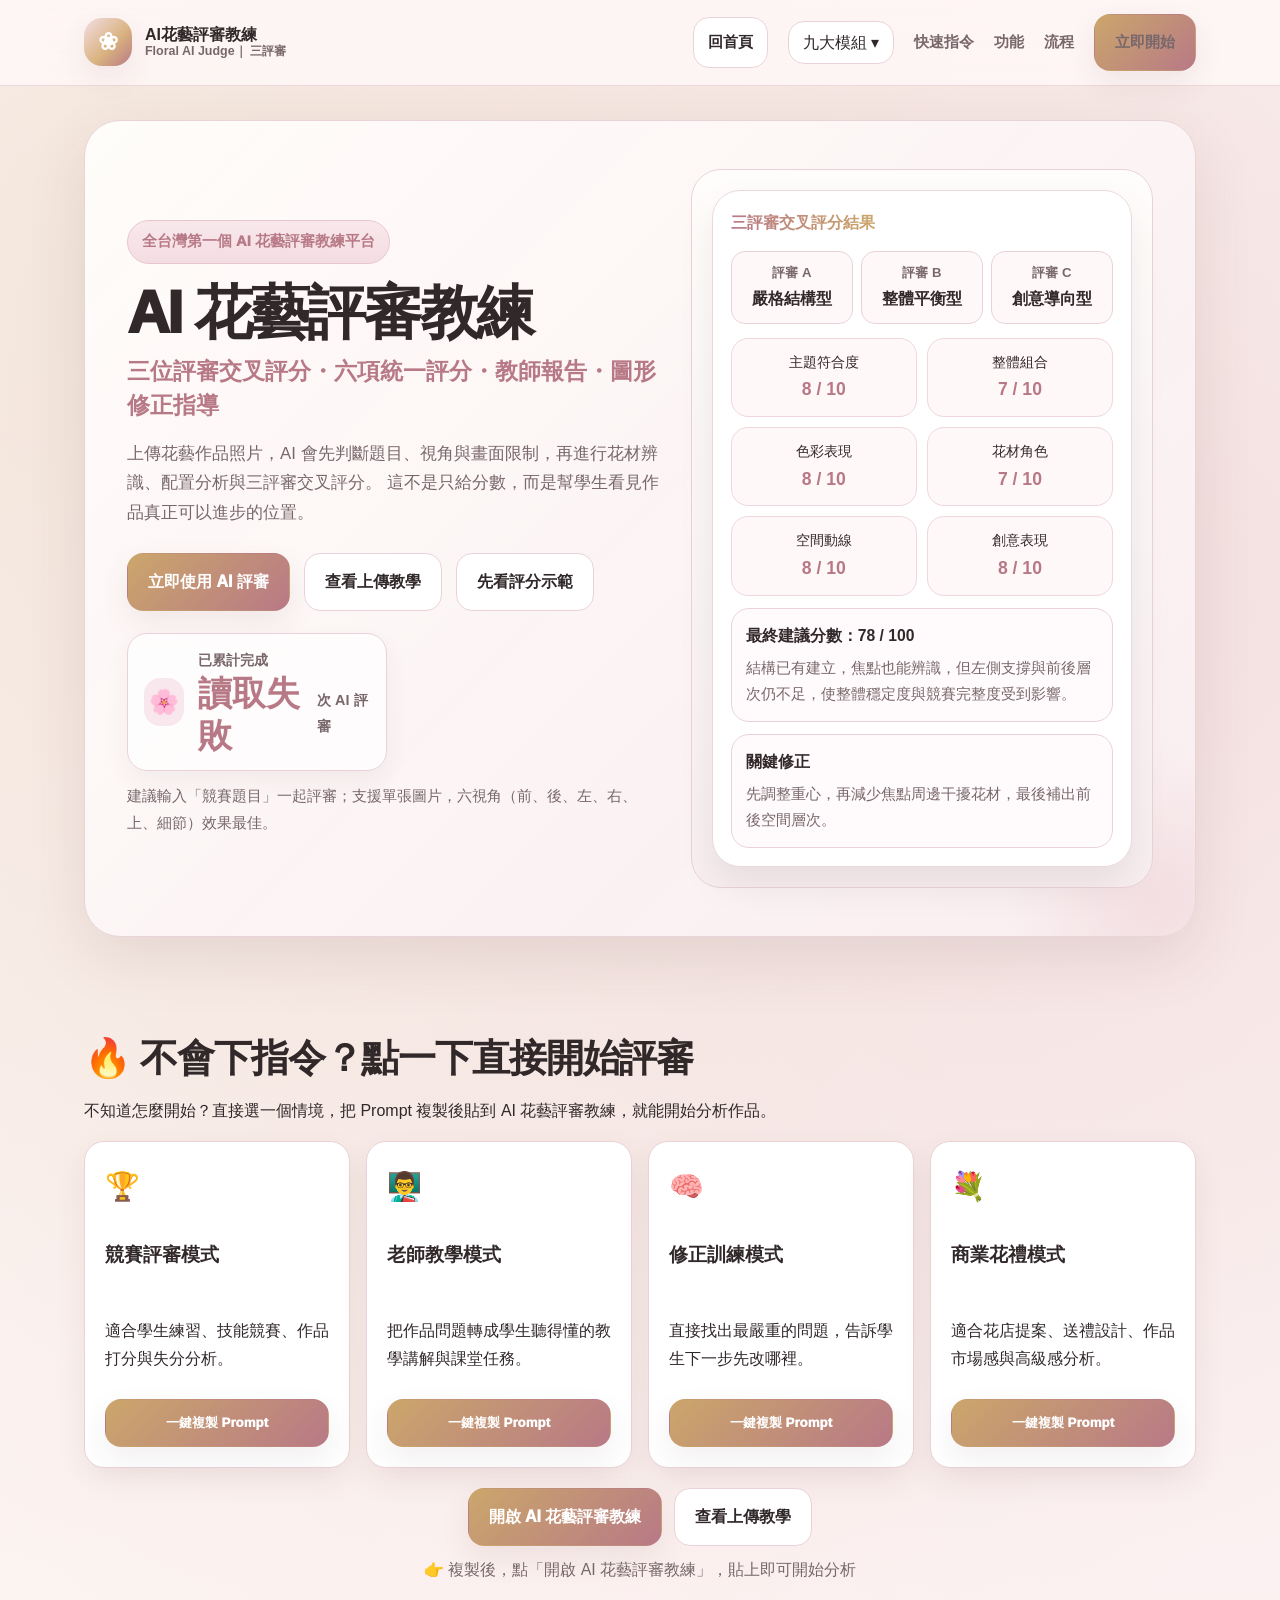
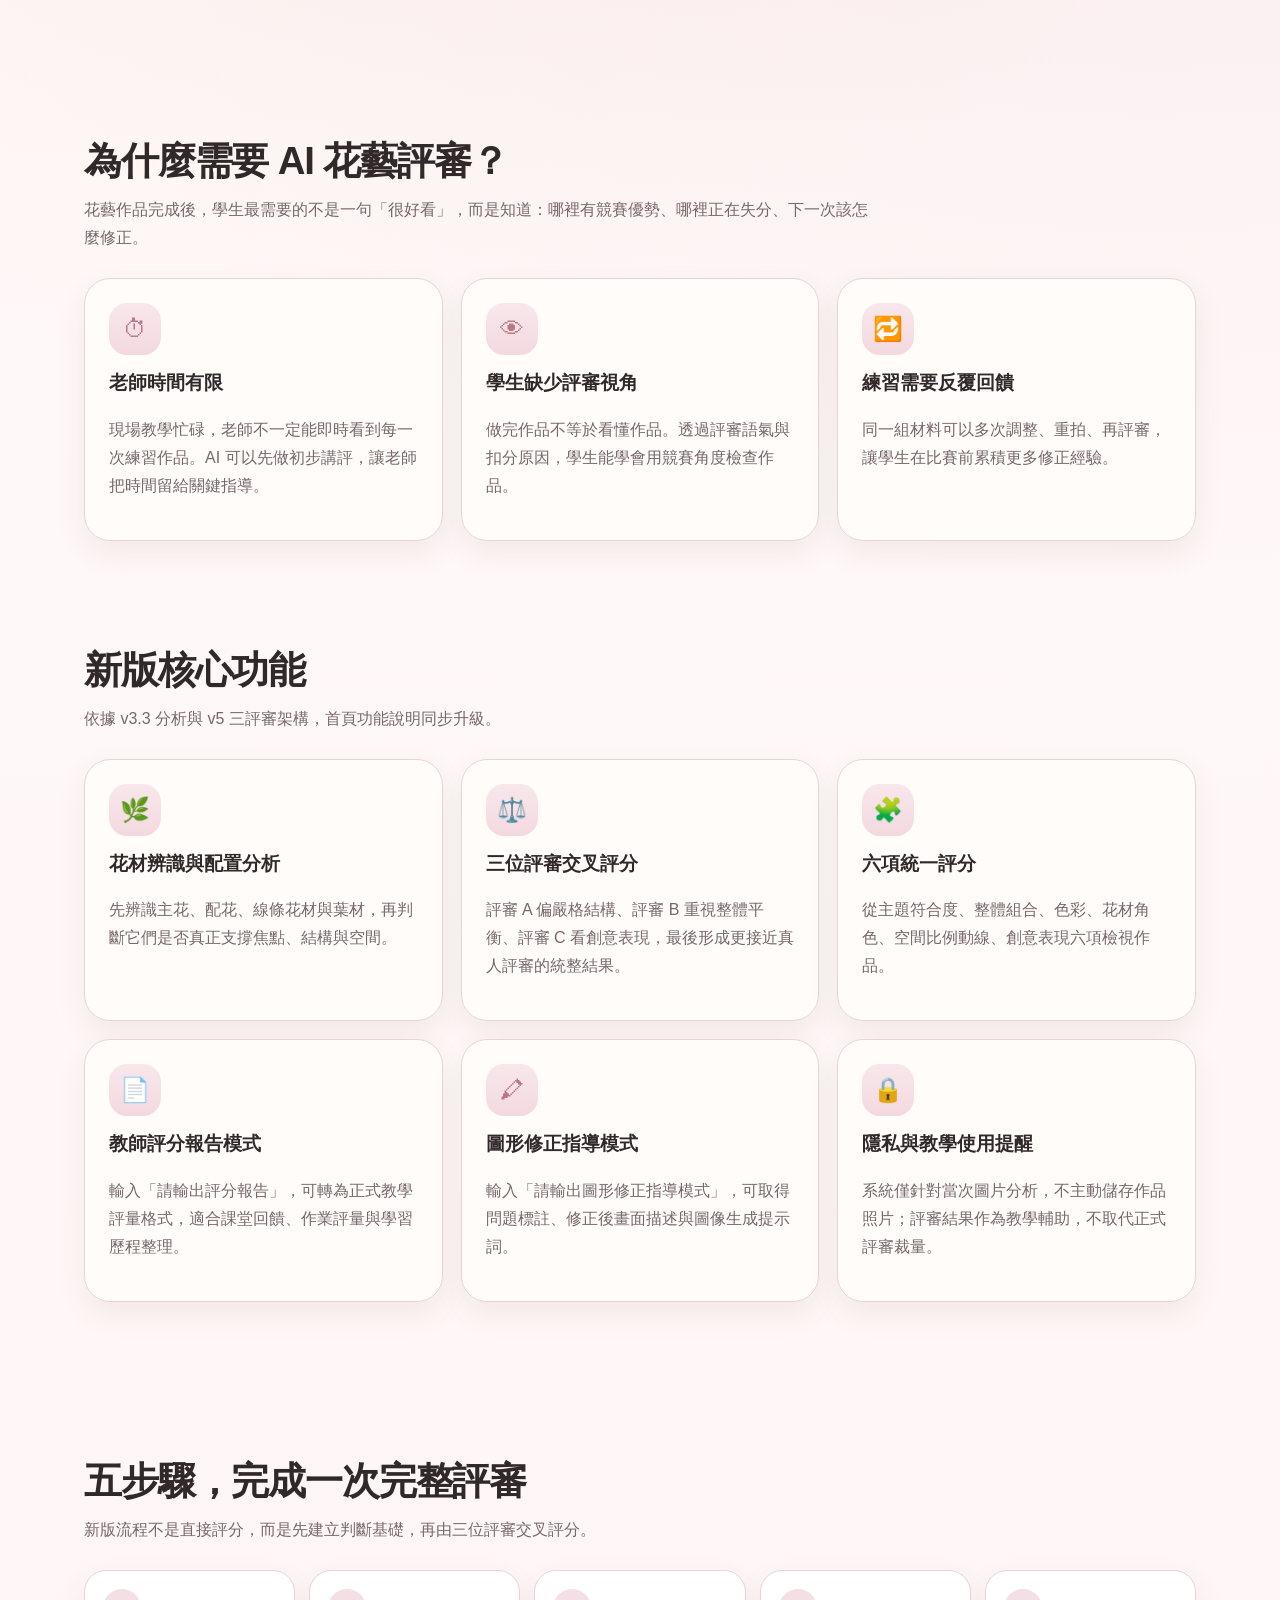
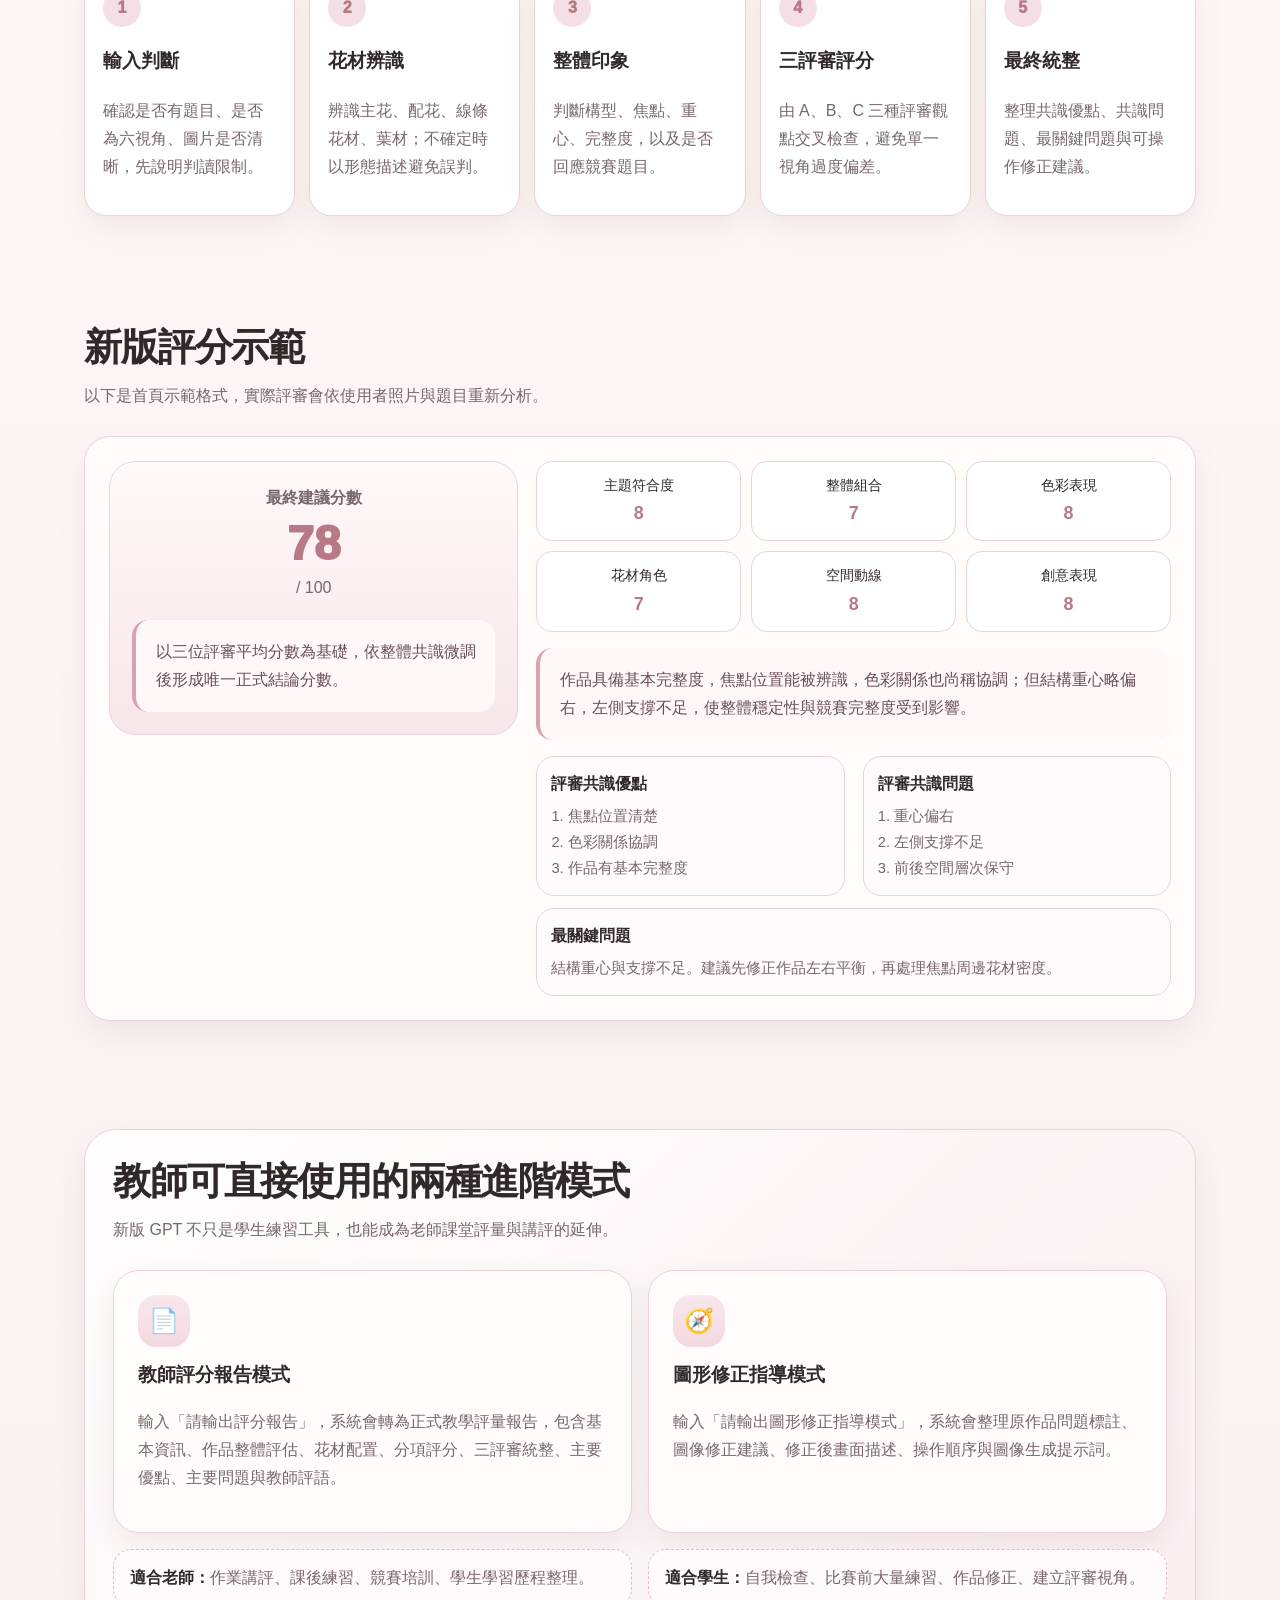
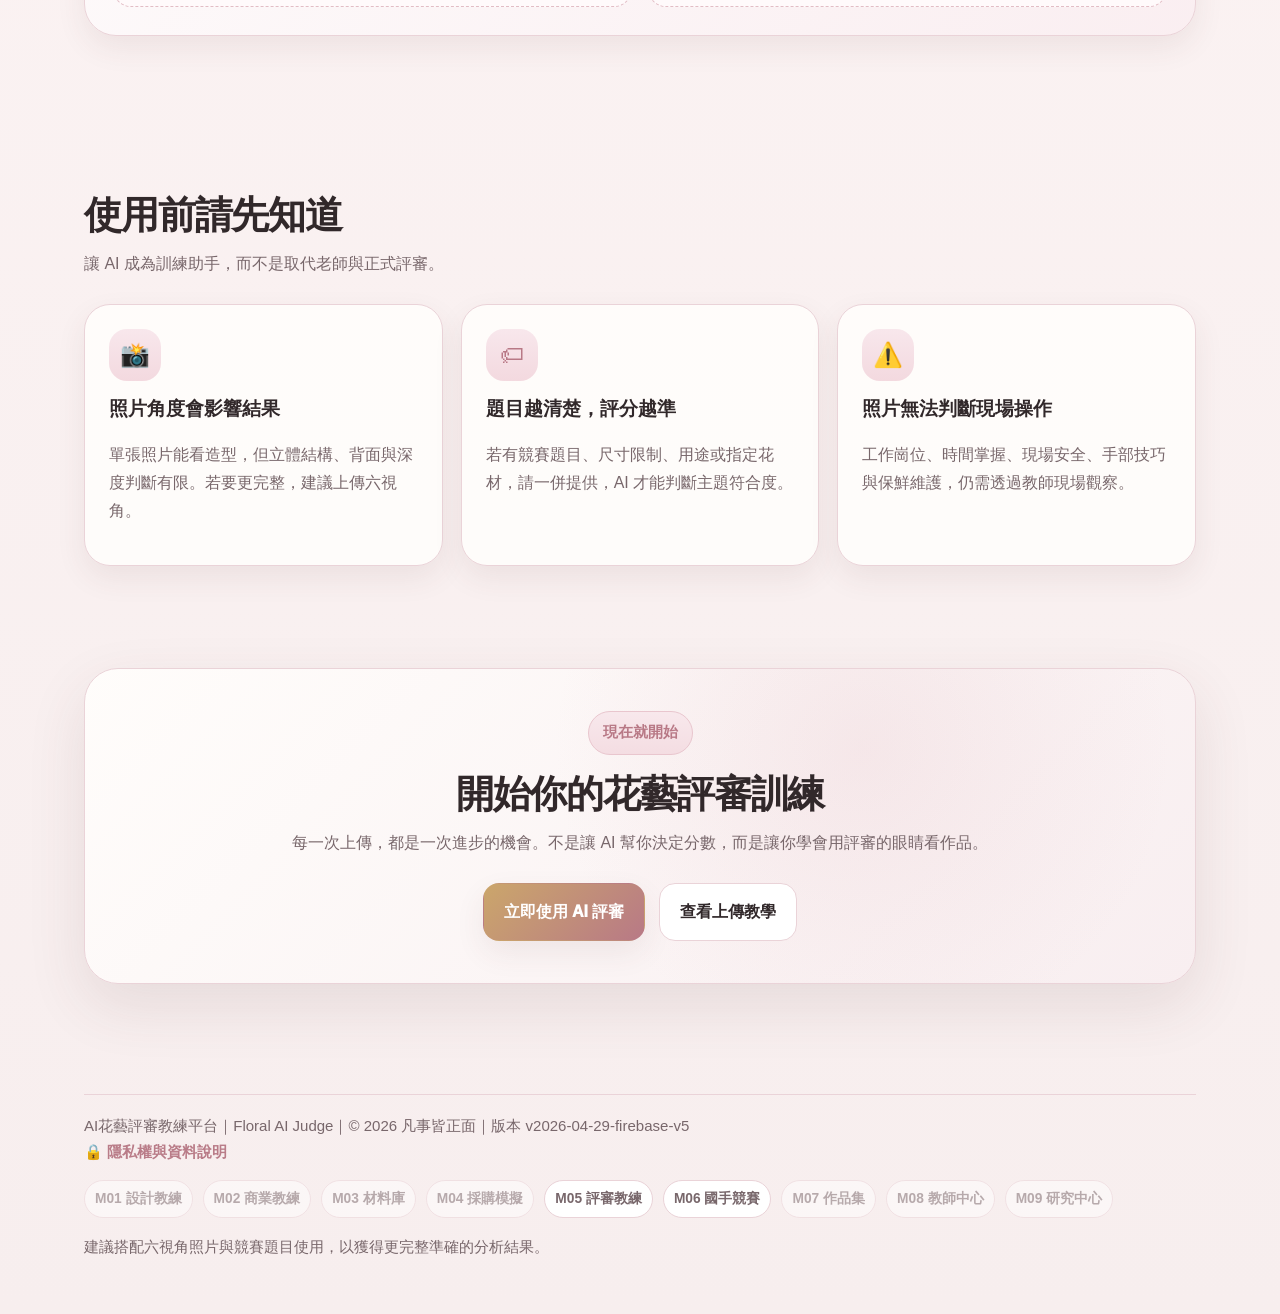
<file: judge.html>
<!DOCTYPE html>
<html lang="zh-Hant">
<head>
  <meta charset="utf-8" />
  <link rel="icon" type="image/png" href="floral-favicon.png" />
  <meta name="viewport" content="width=device-width, initial-scale=1.0" />

  <title>AI花藝評審教練</title>
  <meta name="app-version" content="2026-04-29-firebase-v5" />
  <meta name="description" content="全台灣第一個 AI 花藝評審教練平台。支援花材辨識、三位評審交叉評分、六項統一評分、教師評分報告與圖形修正指導模式。" />
  <meta name="keywords" content="AI花藝評審, 花藝評審教練, 花藝競賽, 花藝訓練, 三評審交叉評分, 教師評分報告, 圖形修正指導, Floral AI Judge" />
  <meta name="author" content="凡事皆正面" />
  <meta name="robots" content="index, follow" />

  <link rel="canonical" href="https://flora-coach-ai.web.app/" />

  <meta property="og:type" content="website" />
  <meta property="og:title" content="AI花藝評審教練平台｜三評審交叉評分" />
  <meta property="og:description" content="上傳花藝作品，獲得競賽級分析、三評審交叉評分、教師報告與圖形修正指導。" />
  <meta property="og:url" content="https://flora-coach-ai.web.app/" />
  <meta property="og:site_name" content="AI花藝評審教練平台" />
  <meta property="og:locale" content="zh_TW" />

  <meta name="twitter:card" content="summary_large_image" />
  <meta name="twitter:title" content="AI花藝評審教練平台｜三評審交叉評分" />
  <meta name="twitter:description" content="AI花藝評審教練" />

  <style>
    :root{
      --bg:#fff7f7;
      --bg2:#f8ecee;
      --card:#fffdfb;
      --ink:#31282a;
      --muted:#78676b;
      --soft:#f8e8ec;
      --soft2:#fff3f5;
      --line:#ead3d8;
      --rose:#d9a3ad;
      --rose-deep:#b87986;
      --gold:#cba66b;
      --gold-deep:#9c7440;
      --green:#6d8068;
      --green-soft:#eef6ec;
      --blue:#63788f;
      --shadow:0 22px 60px rgba(93, 51, 56, .11);
      --shadow2:0 12px 30px rgba(93, 51, 56, .08);
      --radius:26px;
      --max:1160px;
    }

    *{box-sizing:border-box}
    html{scroll-behavior:smooth}
    body{
      margin:0;
      font-family:-apple-system,BlinkMacSystemFont,"Segoe UI","Noto Sans TC","PingFang TC","Microsoft JhengHei",sans-serif;
      color:var(--ink);
      background:
        radial-gradient(circle at 10% 5%, rgba(203,166,107,.18), transparent 28%),
        radial-gradient(circle at 90% 10%, rgba(217,163,173,.24), transparent 28%),
        linear-gradient(180deg, #fffafa 0%, var(--bg) 48%, #f7eeee 100%);
      line-height:1.75;
    }

    a{text-decoration:none;color:inherit}
    .container{max-width:var(--max);margin:0 auto;padding:0 24px}
    .section{padding:78px 0}
    .muted{color:var(--muted)}
    .nowrap{white-space:nowrap}

    .nav{
      position:sticky;
      top:0;
      z-index:50;
      backdrop-filter:blur(18px);
      background:rgba(255,248,248,.82);
      border-bottom:1px solid rgba(234,211,216,.86);
    }

    .nav-inner{
      max-width:var(--max);
      margin:0 auto;
      padding:14px 24px;
      display:flex;
      align-items:center;
      justify-content:space-between;
      gap:18px;
    }

    .brand{display:flex;align-items:center;gap:13px;font-weight:900}
    .brand-mark{
      width:48px;height:48px;border-radius:18px;
      background:linear-gradient(135deg,#f3dfe4,#d9b27f 58%,#b87986);
      display:grid;place-items:center;color:#fff;font-size:24px;
      box-shadow:var(--shadow2);
    }
    .brand-text{line-height:1.18}
    .brand-text small{display:block;color:var(--muted);font-weight:750;font-size:.78rem}

    .nav-links{display:flex;align-items:center;gap:20px}
    .nav-links a{color:var(--muted);font-weight:850;font-size:.95rem}
    .nav-links a:hover{color:var(--ink)}

    .btn{
      display:inline-flex;align-items:center;justify-content:center;gap:9px;
      border-radius:16px;
      padding:14px 20px;
      font-weight:950;
      border:1px solid transparent;
      cursor:pointer;
      transition:.18s ease;
    }
    .btn:hover{transform:translateY(-1px)}
    .btn-primary{
      color:#fff;
      background:linear-gradient(135deg,var(--gold),var(--rose-deep));
      box-shadow:var(--shadow2);
    }
    .btn-secondary{background:#fff;border-color:var(--line);color:var(--ink)}
    .btn-secondary:hover{background:var(--soft2)}
    .btn-green{
      color:#fff;
      background:linear-gradient(135deg,#7f9f73,#4f7b59);
      box-shadow:var(--shadow2);
    }
    .btn-mini{padding:10px 14px;border-radius:14px;font-size:.93rem}

    .hero{padding:34px 0 38px}
    .hero-card{
      position:relative;
      overflow:hidden;
      border-radius:36px;
      border:1px solid var(--line);
      background:
        linear-gradient(135deg, rgba(255,253,251,.98), rgba(249,238,240,.96));
      box-shadow:var(--shadow);
      padding:48px 42px;
      display:grid;
      grid-template-columns:1.07fr .93fr;
      gap:32px;
      align-items:center;
    }
    .hero-card::after{
      content:"";
      position:absolute;
      width:320px;height:320px;border-radius:50%;
      right:-120px;bottom:-120px;
      background:radial-gradient(circle, rgba(217,163,173,.22), transparent 66%);
      pointer-events:none;
    }

    .badge{
      display:inline-flex;
      align-items:center;
      gap:8px;
      border-radius:999px;
      padding:8px 14px;
      background:linear-gradient(180deg,#f8e8ec,#f4dde2);
      border:1px solid #e9c6ce;
      color:var(--rose-deep);
      font-size:.92rem;
      font-weight:950;
    }

    .hero-title{
      margin:18px 0 12px;
      font-size:clamp(2.28rem,4.6vw,4.75rem);
      line-height:1.04;
      letter-spacing:-.045em;
      font-weight:1000;
    }
    .hero-sub{
      margin:0 0 12px;
      font-size:clamp(1.08rem,2vw,1.45rem);
      color:var(--rose-deep);
      font-weight:900;
      line-height:1.45;
    }
    .lead{max-width:650px;color:var(--muted);font-size:1.05rem}
    .cta-row{display:flex;gap:14px;flex-wrap:wrap;margin-top:26px}
    .stat-row{
      display:grid;
      grid-template-columns:repeat(2,minmax(0,1fr));
      gap:12px;
      margin-top:22px;
      max-width:540px;
    }
    .stat-card{
      background:rgba(255,255,255,.74);
      border:1px solid var(--line);
      border-radius:20px;
      padding:14px 16px;
      box-shadow:0 10px 24px rgba(93,51,56,.06);
    }
    .stat-label{color:var(--muted);font-size:.9rem;font-weight:850}
    .stat-number{display:block;font-size:1.75rem;line-height:1.2;font-weight:1000;color:var(--rose-deep)}
    .tiny-note{margin-top:12px;color:var(--muted);font-size:.95rem}

    .hero-panel{
      position:relative;
      background:linear-gradient(180deg,#fffdfb,#f8eef0);
      border:1px solid var(--line);
      border-radius:30px;
      padding:20px;
      min-height:472px;
      z-index:1;
    }
    .mock-report{
      background:#fff;
      border:1px solid #ead9dc;
      border-radius:28px;
      padding:18px;
      box-shadow:0 18px 38px rgba(0,0,0,.07);
    }
    .screen-top{display:flex;align-items:center;justify-content:space-between;margin-bottom:14px}
    .screen-title{font-weight:1000}
    .pill{
      display:inline-block;
      background:#f8e7ec;
      color:var(--rose-deep);
      border-radius:999px;
      padding:6px 10px;
      font-size:.8rem;
      font-weight:950;
    }

    .screen-title{
      font-weight:1000;
      background:linear-gradient(90deg,#b87986,#cba66b);
      -webkit-background-clip:text;
      -webkit-text-fill-color:transparent;
    }

    .judge-tabs{display:grid;grid-template-columns:repeat(3,1fr);gap:8px;margin:10px 0 14px}
    .judge-tab{
      border:1px solid var(--line);
      border-radius:14px;
      padding:10px 8px;
      background:#fff8f9;
      text-align:center;
      font-size:.82rem;
      color:var(--muted);
      font-weight:850;
    }
    .judge-tab b{display:block;color:var(--ink);font-size:1rem}

    .score-grid{display:grid;grid-template-columns:repeat(2,1fr);gap:10px}
    .score-item{
      background:#fff8f9;
      border:1px solid #efd7dc;
      border-radius:17px;
      padding:11px 10px;
      text-align:center;
      font-size:.88rem;
    }
    .score-item b{display:block;color:var(--rose-deep);font-size:1.1rem}
    .mini-card{
      margin-top:12px;
      padding:13px 14px;
      border-radius:18px;
      border:1px solid var(--line);
      background:#fffafb;
    }
    .mini-card h4{margin:0 0 7px;font-size:.98rem}
    .mini-card div,.mini-card p{color:var(--muted);font-size:.92rem;margin:0}

    .section-title{
      margin:0 0 12px;
      font-size:clamp(1.75rem,3vw,2.45rem);
      line-height:1.2;
      letter-spacing:-.03em;
    }
    .section-sub{margin:0 0 26px;color:var(--muted);max-width:790px}
    .grid-3{display:grid;grid-template-columns:repeat(3,1fr);gap:18px}
    .grid-2{display:grid;grid-template-columns:repeat(2,1fr);gap:18px}
    .card{
      background:rgba(255,253,251,.92);
      border:1px solid var(--line);
      border-radius:var(--radius);
      box-shadow:var(--shadow2);
      padding:24px;
    }
    .card h3{margin:0 0 8px;font-size:1.16rem}
    .icon{
      width:52px;height:52px;border-radius:18px;
      display:grid;place-items:center;
      background:linear-gradient(180deg,#f8e7ec,#f3d9df);
      color:var(--rose-deep);
      font-size:24px;
      margin-bottom:12px;
    }

    .process{
      position:relative;
      display:grid;
      grid-template-columns:repeat(5,1fr);
      gap:14px;
    }
    .process-card{
      background:#fff;
      border:1px solid var(--line);
      border-radius:22px;
      padding:18px;
      box-shadow:var(--shadow2);
    }
    .step-num{
      width:38px;height:38px;border-radius:50%;
      display:grid;place-items:center;
      background:#f4dfe4;
      color:var(--rose-deep);
      font-weight:1000;
      margin-bottom:10px;
    }

    .feature-band{
      border:1px solid var(--line);
      border-radius:32px;
      padding:28px;
      background:linear-gradient(135deg,rgba(255,255,255,.86),rgba(250,238,241,.88));
      box-shadow:var(--shadow2);
    }

    .sample-wrap{
      display:grid;
      grid-template-columns:1fr 1.55fr;
      gap:18px;
      align-items:start;
    }
    .score-box{
      background:linear-gradient(180deg,#fff8f9,#f7e6ea);
      border:1px solid #ecd4da;
      border-radius:26px;
      padding:22px;
      text-align:center;
    }
    .score-box .big{font-size:3rem;font-weight:1000;color:var(--rose-deep);line-height:1}
    .score-list{display:grid;grid-template-columns:repeat(3,1fr);gap:10px}
    .score-list div{
      background:#fff;
      border:1px solid var(--line);
      border-radius:16px;
      padding:11px 10px;
      text-align:center;
      font-size:.9rem;
    }
    .score-list b{display:block;color:var(--rose-deep);font-size:1.12rem}
    .quote{
      margin-top:16px;
      padding:18px 18px 18px 20px;
      border-left:4px solid var(--rose);
      background:#fff7f8;
      border-radius:16px;
      color:#695057;
    }

    .teacher-report{
      display:grid;
      grid-template-columns:1fr 1fr;
      gap:16px;
    }
    .report-line{
      border:1px dashed #e2bdc5;
      background:#fffafb;
      border-radius:18px;
      padding:14px 16px;
      color:var(--muted);
    }
    .report-line b{color:var(--ink)}

    .cta{
      text-align:center;
      border:1px solid var(--line);
      border-radius:34px;
      padding:42px 24px;
      box-shadow:var(--shadow);
      background:
        radial-gradient(circle at 70% 25%, rgba(217,163,173,.16), transparent 38%),
        linear-gradient(135deg, rgba(255,253,251,.98), rgba(248,238,240,.96));
    }

    .footer{padding:32px 0 54px;color:var(--muted);font-size:.94rem}
    .footer-line{
      display:flex;
      justify-content:space-between;
      flex-wrap:wrap;
      gap:16px;
      border-top:1px solid var(--line);
      padding-top:18px;
    }

    @media (max-width:980px){
      .hero-card,.grid-3,.grid-2,.sample-wrap,.teacher-report{grid-template-columns:1fr}
      .process{grid-template-columns:1fr 1fr}
      .hero-card{padding:34px 24px}
      .nav-inner{flex-wrap:wrap}
      .nav-links{gap:14px;flex-wrap:wrap}
    }

    @media (max-width:640px){
      .container,.nav-inner{padding-left:18px;padding-right:18px}
      .brand-mark{width:42px;height:42px;border-radius:15px}
      .brand-text small{font-size:.72rem}
      .hero{padding-top:22px}
      .hero-panel{min-height:auto}
      .stat-row,.process{grid-template-columns:1fr}
      .score-list,.score-grid{grid-template-columns:1fr 1fr}
      .btn{width:100%}
      .cta-row{flex-direction:column}
      .section{padding:58px 0}
    }

     .prompt-starter-section {
  padding: 60px 0;
}

.prompt-starter-grid {
  display: grid;
  grid-template-columns: repeat(4, 1fr);
  gap: 16px;
}

.prompt-starter-card {
  background: #fff;
  border: 1px solid var(--line);
  border-radius: 20px;
  padding: 20px;
  box-shadow: var(--shadow2);
  display: flex;
  flex-direction: column;
  gap: 10px;
}

.prompt-icon {
  font-size: 28px;
}

.prompt-starter-actions {
  margin-top: 20px;
  display: flex;
  gap: 12px;
  justify-content: center;
  flex-wrap: wrap;
}

@media (max-width: 900px) {
  .prompt-starter-grid {
    grid-template-columns: 1fr 1fr;
  }
}

@media (max-width: 600px) {
  .prompt-starter-grid {
    grid-template-columns: 1fr;
  }
}



    .module-menu{position:relative}
    .module-menu-button{
      border:1px solid var(--line);background:#fff;color:var(--ink);
      border-radius:16px;padding:11px 14px;font-weight:1000;cursor:pointer;
      font:inherit;line-height:1.2;
    }
    .module-dropdown{
      position:absolute;right:0;top:calc(100% + 10px);width:320px;
      background:#fff;border:1px solid var(--line);border-radius:22px;
      box-shadow:var(--shadow2);padding:10px;display:none;z-index:100;
    }
    .module-menu:hover .module-dropdown,
    .module-menu:focus-within .module-dropdown{display:grid;gap:6px}
    .module-dropdown a,.module-dropdown span{
      display:block;padding:10px 12px;border-radius:14px;font-weight:900;
      color:var(--muted);font-size:.92rem;
    }
    .module-dropdown a:hover{background:var(--soft);color:var(--ink)}
    .module-dropdown span{opacity:.52}
    .home-button{background:#fff;border:1px solid var(--line);border-radius:16px;padding:11px 14px;color:var(--ink)!important}
    .footer-modules{display:flex;gap:10px;flex-wrap:wrap;margin-top:14px}
    .footer-modules a,.footer-modules span{
      border:1px solid var(--line);border-radius:999px;padding:6px 10px;
      background:#fff;color:var(--muted);font-weight:850;font-size:.86rem;
    }
    .footer-modules span{opacity:.5}
    @media (max-width:640px){
      .module-dropdown{position:static;width:100%;margin-top:8px}
      .module-menu,.module-menu-button{width:100%}
    }

  </style>

  <script type="application/ld+json">
  {
    "@context":"https://schema.org",
    "@type":"WebSite",
    "name":"AI花藝評審教練平台",
    "url":"https://flora-coach-ai.web.app/",
    "description":"支援花材辨識、三位評審交叉評分、教師評分報告與圖形修正指導的 AI 花藝教學工具。",
    "inLanguage":"zh-Hant",
    "publisher":{"@type":"Organization","name":"凡事皆正面"}
  }
  </script>
</head>

<body>
  <nav class="nav">
    <div class="nav-inner">
      <a 
        class="brand" 
        href="https://r91628120.github.io/ai-agri-education/#home"
        aria-label="返回 AI農業教育平台"
        >
        <div class="brand-mark">❀</div>
        <div class="brand-text">
          AI花藝評審教練
          <small>Floral AI Judge｜ 三評審</small>
        </div>
      </a>

      <div class="nav-links">

        <a class="home-button" href="index.html">回首頁</a>
        <div class="module-menu">
          <button class="module-menu-button" type="button">九大模組 ▾</button>
          <div class="module-dropdown" aria-label="九大模組入口">
            <span>Module 01｜AI 花藝設計教練（建置中）</span>
            <span>Module 02｜AI 商業設計教練（建置中）</span>
            <span>Module 03｜AI 花藝材料資料庫（建置中）</span>
            <span>Module 04｜AI 採購模擬器（建置中）</span>
            <a href="judge.html">Module 05｜AI 花藝評審教練</a>
            <a href="competition.html">Module 06｜AI 國手競賽模擬器</a>
            <span>Module 07｜AI 作品集中心（建置中）</span>
            <span>Module 08｜AI 教師中心（建置中）</span>
            <span>Module 09｜AI 花藝研究中心（建置中）</span>
          </div>
        </div>
        <a href="#prompt-starter">快速指令</a>
        <a href="#features">功能</a>
        <a href="#workflow">流程</a>
        <a class="btn btn-primary"
           href="https://chatgpt.com/g/g-69cd22b183548191bb183c5349d9cc3a-aihua-yi-ping-shen-jiao-lian"
           target="_blank"
           rel="noopener noreferrer"
           onclick="addGasCounterOnce()">立即開始</a>

      </div>
    </div>
  </nav>

  <header class="hero" id="top">
    <div class="container">
      <div class="hero-card">
        <div>
          <span class="badge">全台灣第一個 AI 花藝評審教練平台</span>
          <h1 class="hero-title">AI 花藝評審教練</h1>
          <p class="hero-sub">三位評審交叉評分・六項統一評分・教師報告・圖形修正指導</p>

          <p class="lead">
            上傳花藝作品照片，AI 會先判斷題目、視角與畫面限制，再進行花材辨識、配置分析與三評審交叉評分。
            這不是只給分數，而是幫學生看見作品真正可以進步的位置。
          </p>

          <div class="cta-row">
            <a class="btn btn-primary"
              href="https://chatgpt.com/g/g-69cd22b183548191bb183c5349d9cc3a-aihua-yi-ping-shen-jiao-lian"
              target="_blank"
                rel="noopener noreferrer"
               onclick="addGasCounterOnce()">
                立即使用 AI 評審
            </a>
            <a class="btn btn-secondary" href="upload-guide.html">查看上傳教學</a>
            <a class="btn btn-secondary" href="#sample">先看評分示範</a>
                       
          </div>

          <div class="stat-row" aria-label="平台使用統計">
          <div class="stat-card" style="display:flex;align-items:center;gap:14px;max-width:360px;">
            <div style="width:48px;height:48px;border-radius:16px;background:#f8e7ec;display:grid;place-items:center;font-size:24px;">
              🌸
            </div>
              <div>
               <div class="stat-label">已累計完成</div>
                <div style="display:flex;align-items:baseline;gap:8px;">
                 <span class="stat-number" style="font-size:2.15rem;">
                   <b id="counterValue">載入中…</b>
                 </span>
                <span class="stat-label">次 AI 評審</span>
               </div>
              </div>
             </div>
            </div>

          <div class="tiny-note">建議輸入「競賽題目」一起評審；支援單張圖片，六視角（前、後、左、右、上、細節）效果最佳。</div>
        </div>

        <div class="hero-panel">
          <div class="mock-report">
            <div class="screen-top">
              <div class="screen-title">三評審交叉評分結果</div>
             
            </div>

            <div class="judge-tabs">
              <div class="judge-tab">評審 A<b>嚴格結構型</b></div>
              <div class="judge-tab">評審 B<b>整體平衡型</b></div>
              <div class="judge-tab">評審 C<b>創意導向型</b></div>
            </div>

            <div class="score-grid">
              <div class="score-item"><span>主題符合度</span><b>8 / 10</b></div>
              <div class="score-item"><span>整體組合</span><b>7 / 10</b></div>
              <div class="score-item"><span>色彩表現</span><b>8 / 10</b></div>
              <div class="score-item"><span>花材角色</span><b>7 / 10</b></div>
              <div class="score-item"><span>空間動線</span><b>8 / 10</b></div>
              <div class="score-item"><span>創意表現</span><b>8 / 10</b></div>
            </div>

            <div class="mini-card">
              <h4>最終建議分數：78 / 100</h4>
              <p>結構已有建立，焦點也能辨識，但左側支撐與前後層次仍不足，使整體穩定度與競賽完整度受到影響。</p>
            </div>

            <div class="mini-card">
              <h4>關鍵修正</h4>
              <p>先調整重心，再減少焦點周邊干擾花材，最後補出前後空間層次。</p>
            </div>
          </div>
        </div>
      </div>
    </div>
  </header>

  <main>
    
    <section id="prompt-starter" class="prompt-starter-section">
         <div class="container">
           <h2 class="section-title">🔥 不會下指令？點一下直接開始評審</h2>
               <p class="section-desc">
                不知道怎麼開始？直接選一個情境，把 Prompt 複製後貼到 AI 花藝評審教練，就能開始分析作品。
               </p>

              <div class="prompt-starter-grid">
              <div class="prompt-starter-card">
              <div class="prompt-icon">🏆</div>
              <h3>競賽評審模式</h3>
              <p>適合學生練習、技能競賽、作品打分與失分分析。</p>
                <button type="button" class="btn btn-primary" onclick="copyFloralPrompt('contest')">一鍵複製 Prompt</button>
              </div>

              <div class="prompt-starter-card">
              <div class="prompt-icon">👨‍🏫</div>
              <h3>老師教學模式</h3>
              <p>把作品問題轉成學生聽得懂的教學講解與課堂任務。</p>
              <button type="button" class="btn btn-primary" onclick="copyFloralPrompt('teacher')">一鍵複製 Prompt</button>
              </div>

              <div class="prompt-starter-card">
              <div class="prompt-icon">🧠</div>
              <h3>修正訓練模式</h3>
              <p>直接找出最嚴重的問題，告訴學生下一步先改哪裡。</p>
              <button type="button" class="btn btn-primary" onclick="copyFloralPrompt('fix')">一鍵複製 Prompt</button>
              </div>

              <div class="prompt-starter-card">
              <div class="prompt-icon">💐</div>
              <h3>商業花禮模式</h3>
              <p>適合花店提案、送禮設計、作品市場感與高級感分析。</p>
             <button type="button" class="btn btn-primary" onclick="copyFloralPrompt('market')">一鍵複製 Prompt</button>
           </div>
         </div>
            <div class="prompt-starter-actions">
                <a class="btn btn-primary"
                   href="https://chatgpt.com/g/g-69cd22b183548191bb183c5349d9cc3a-aihua-yi-ping-shen-jiao-lian"
                   target="_blank"
                   rel="noopener noreferrer"
                   onclick="addGasCounterOnce()">
                     開啟 AI 花藝評審教練
                </a>

                <a class="btn btn-secondary" href="upload-guide.html">
                   查看上傳教學
                </a>
            </div>
               <p style="text-align:center; margin-top:10px; color:#78676b;">
                  👉 複製後，點「開啟 AI 花藝評審教練」，貼上即可開始分析
               </p>
        </div>
     </section>
     
    <section class="section" id="value">
      <div class="container">
        <h2 class="section-title">為什麼需要 AI 花藝評審？</h2>
        <p class="section-sub">
          花藝作品完成後，學生最需要的不是一句「很好看」，而是知道：哪裡有競賽優勢、哪裡正在失分、下一次該怎麼修正。
        </p>

        <div class="grid-3">
          <div class="card">
            <div class="icon">⏱</div>
            <h3>老師時間有限</h3>
            <p class="muted">現場教學忙碌，老師不一定能即時看到每一次練習作品。AI 可以先做初步講評，讓老師把時間留給關鍵指導。</p>
          </div>
          <div class="card">
            <div class="icon">👁</div>
            <h3>學生缺少評審視角</h3>
            <p class="muted">做完作品不等於看懂作品。透過評審語氣與扣分原因，學生能學會用競賽角度檢查作品。</p>
          </div>
          <div class="card">
            <div class="icon">🔁</div>
            <h3>練習需要反覆回饋</h3>
            <p class="muted">同一組材料可以多次調整、重拍、再評審，讓學生在比賽前累積更多修正經驗。</p>
          </div>
        </div>
      </div>
    </section>

    
    <section class="section" id="features" style="padding-top:28px">
      <div class="container">
        <h2 class="section-title">新版核心功能</h2>
        <p class="section-sub">依據 v3.3 分析與 v5 三評審架構，首頁功能說明同步升級。</p>

        <div class="grid-3">
          <div class="card">
            <div class="icon">🌿</div>
            <h3>花材辨識與配置分析</h3>
            <p class="muted">先辨識主花、配花、線條花材與葉材，再判斷它們是否真正支撐焦點、結構與空間。</p>
          </div>
          <div class="card">
            <div class="icon">⚖️</div>
            <h3>三位評審交叉評分</h3>
            <p class="muted">評審 A 偏嚴格結構、評審 B 重視整體平衡、評審 C 看創意表現，最後形成更接近真人評審的統整結果。</p>
          </div>
          <div class="card">
            <div class="icon">🧩</div>
            <h3>六項統一評分</h3>
            <p class="muted">從主題符合度、整體組合、色彩、花材角色、空間比例動線、創意表現六項檢視作品。</p>
          </div>
          <div class="card">
            <div class="icon">📄</div>
            <h3>教師評分報告模式</h3>
            <p class="muted">輸入「請輸出評分報告」，可轉為正式教學評量格式，適合課堂回饋、作業評量與學習歷程整理。</p>
          </div>
          <div class="card">
            <div class="icon">🖍</div>
            <h3>圖形修正指導模式</h3>
            <p class="muted">輸入「請輸出圖形修正指導模式」，可取得問題標註、修正後畫面描述與圖像生成提示詞。</p>
          </div>
          <div class="card">
            <div class="icon">🔒</div>
            <h3>隱私與教學使用提醒</h3>
            <p class="muted">系統僅針對當次圖片分析，不主動儲存作品照片；評審結果作為教學輔助，不取代正式評審裁量。</p>
          </div>
        </div>
      </div>
    </section>

    <section class="section" id="workflow">
      <div class="container">
        <h2 class="section-title">五步驟，完成一次完整評審</h2>
        <p class="section-sub">新版流程不是直接評分，而是先建立判斷基礎，再由三位評審交叉評分。</p>

        <div class="process">
          <div class="process-card">
            <div class="step-num">1</div>
            <h3>輸入判斷</h3>
            <p class="muted">確認是否有題目、是否為六視角、圖片是否清晰，先說明判讀限制。</p>
          </div>
          <div class="process-card">
            <div class="step-num">2</div>
            <h3>花材辨識</h3>
            <p class="muted">辨識主花、配花、線條花材、葉材；不確定時以形態描述避免誤判。</p>
          </div>
          <div class="process-card">
            <div class="step-num">3</div>
            <h3>整體印象</h3>
            <p class="muted">判斷構型、焦點、重心、完整度，以及是否回應競賽題目。</p>
          </div>
          <div class="process-card">
            <div class="step-num">4</div>
            <h3>三評審評分</h3>
            <p class="muted">由 A、B、C 三種評審觀點交叉檢查，避免單一視角過度偏差。</p>
          </div>
          <div class="process-card">
            <div class="step-num">5</div>
            <h3>最終統整</h3>
            <p class="muted">整理共識優點、共識問題、最關鍵問題與可操作修正建議。</p>
          </div>
        </div>
      </div>
    </section>

    <section class="section" id="sample" style="padding-top:30px">
      <div class="container">
        <h2 class="section-title">新版評分示範</h2>
        <p class="section-sub">以下是首頁示範格式，實際評審會依使用者照片與題目重新分析。</p>

        <div class="card">
          <div class="sample-wrap">
            <div class="score-box">
              <div style="font-weight:900;color:var(--muted);margin-bottom:8px">最終建議分數</div>
              <div class="big">78</div>
              <div style="margin-top:6px;color:var(--muted)">/ 100</div>
              <div class="quote" style="text-align:left;margin-top:18px">
                以三位評審平均分數為基礎，依整體共識微調後形成唯一正式結論分數。
              </div>
            </div>

            <div>
              <div class="score-list">
                <div><span>主題符合度</span><b>8</b></div>
                <div><span>整體組合</span><b>7</b></div>
                <div><span>色彩表現</span><b>8</b></div>
                <div><span>花材角色</span><b>7</b></div>
                <div><span>空間動線</span><b>8</b></div>
                <div><span>創意表現</span><b>8</b></div>
              </div>

              <div class="quote">
                作品具備基本完整度，焦點位置能被辨識，色彩關係也尚稱協調；但結構重心略偏右，左側支撐不足，使整體穩定性與競賽完整度受到影響。
              </div>

              <div class="grid-2" style="margin-top:16px">
                <div class="mini-card" style="margin-top:0">
                  <h4>評審共識優點</h4>
                  <div>1. 焦點位置清楚<br>2. 色彩關係協調<br>3. 作品有基本完整度</div>
                </div>
                <div class="mini-card" style="margin-top:0">
                  <h4>評審共識問題</h4>
                  <div>1. 重心偏右<br>2. 左側支撐不足<br>3. 前後空間層次保守</div>
                </div>
              </div>

              <div class="mini-card">
                <h4>最關鍵問題</h4>
                <div>結構重心與支撐不足。建議先修正作品左右平衡，再處理焦點周邊花材密度。</div>
              </div>
            </div>
          </div>
        </div>
      </div>
    </section>

    <section class="section" id="teacher" style="padding-top:30px">
      <div class="container">
        <div class="feature-band">
          <h2 class="section-title">教師可直接使用的兩種進階模式</h2>
          <p class="section-sub">新版 GPT 不只是學生練習工具，也能成為老師課堂評量與講評的延伸。</p>

          <div class="teacher-report">
            <div class="card">
              <div class="icon">📄</div>
              <h3>教師評分報告模式</h3>
              <p class="muted">輸入「請輸出評分報告」，系統會轉為正式教學評量報告，包含基本資訊、作品整體評估、花材配置、分項評分、三評審統整、主要優點、主要問題與教師評語。</p>
            </div>
            <div class="card">
              <div class="icon">🧭</div>
              <h3>圖形修正指導模式</h3>
              <p class="muted">輸入「請輸出圖形修正指導模式」，系統會整理原作品問題標註、圖像修正建議、修正後畫面描述、操作順序與圖像生成提示詞。</p>
            </div>
          </div>

          <div class="teacher-report" style="margin-top:16px">
            <div class="report-line"><b>適合老師：</b>作業講評、課後練習、競賽培訓、學生學習歷程整理。</div>
            <div class="report-line"><b>適合學生：</b>自我檢查、比賽前大量練習、作品修正、建立評審視角。</div>
          </div>
        </div>
      </div>
    </section>

    <section class="section">
      <div class="container">
        <h2 class="section-title">使用前請先知道</h2>
        <p class="section-sub">讓 AI 成為訓練助手，而不是取代老師與正式評審。</p>

        <div class="grid-3">
          <div class="card">
            <div class="icon">📸</div>
            <h3>照片角度會影響結果</h3>
            <p class="muted">單張照片能看造型，但立體結構、背面與深度判斷有限。若要更完整，建議上傳六視角。</p>
          </div>
          <div class="card">
            <div class="icon">🏷</div>
            <h3>題目越清楚，評分越準</h3>
            <p class="muted">若有競賽題目、尺寸限制、用途或指定花材，請一併提供，AI 才能判斷主題符合度。</p>
          </div>
          <div class="card">
            <div class="icon">⚠️</div>
            <h3>照片無法判斷現場操作</h3>
            <p class="muted">工作崗位、時間掌握、現場安全、手部技巧與保鮮維護，仍需透過教師現場觀察。</p>
          </div>
        </div>
      </div>
    </section>

    <section class="section" id="start" style="padding-top:24px">
      <div class="container">
        <div class="cta">
          <span class="badge">現在就開始</span>
          <h2 class="section-title" style="margin-top:16px">開始你的花藝評審訓練</h2>
          <p class="section-sub" style="margin:0 auto 24px">
            每一次上傳，都是一次進步的機會。不是讓 AI 幫你決定分數，而是讓你學會用評審的眼睛看作品。
          </p>
          <div class="cta-row" style="justify-content:center">
            <a class="btn btn-primary"
               href="https://chatgpt.com/g/g-69cd22b183548191bb183c5349d9cc3a-aihua-yi-ping-shen-jiao-lian"
               target="_blank"
               rel="noopener noreferrer"
               onclick="addGasCounterOnce()">
              立即使用 AI 評審
             </a>
            <a class="btn btn-secondary" href="upload-guide.html">查看上傳教學</a>
          </div>
        </div>
      </div>
    </section>
  </main>

  <footer class="footer">
    <div class="container">
      <div class="footer-line">
        <div>
          AI花藝評審教練平台｜Floral AI Judge｜© 2026 凡事皆正面｜版本 v2026-04-29-firebase-v5<br>
          <a href="privacy.html" style="color:#b97c88;font-weight:900;">🔒 隱私權與資料說明</a>
          <div class="footer-modules" aria-label="九大模組快速入口">
            <span>M01 設計教練</span><span>M02 商業教練</span><span>M03 材料庫</span><span>M04 採購模擬</span>
            <a href="judge.html">M05 評審教練</a><a href="competition.html">M06 國手競賽</a>
            <span>M07 作品集</span><span>M08 教師中心</span><span>M09 研究中心</span>
          </div>

        </div>
        <div>建議搭配六視角照片與競賽題目使用，以獲得更完整準確的分析結果。</div>
      </div>
    </div>
  </footer>

 <script>
const GAS_URL = "https://script.google.com/macros/s/AKfycbzLRUozBhn6R2HHpUDskVDH87-dLrxUV64rrv4qr_3LvVwlKV7J1LhAP83sFL_B684S6g/exec";
const SITE = "floral-ai-judge";
const VERSION = "2026-04-29-github-gas-v2";

function formatNumber(value) {
  return Number(value || 0).toLocaleString("zh-TW");
}

async function loadCounter() {
  const totalEl = document.getElementById("counterValue");
  
  try {
    const res = await fetch(`${GAS_URL}?action=get&site=${encodeURIComponent(SITE)}&t=${Date.now()}`, {
      method: "GET",
      cache: "no-store"
    });

    const data = await res.json();

    if (data.ok) {
      if (totalEl) totalEl.textContent = formatNumber(data.totalCount || data.count || 0);
      
    } else {
      
      console.error("讀取 GAS 計數失敗:", data);
    }
  } catch (err) {
    if (totalEl) totalEl.textContent = "讀取失敗";
    console.error("讀取 GAS 失敗:", err);
  }
}

let hasClickedAIJudge = false;

function addGasCounterOnce() {
  if (hasClickedAIJudge) return;
  hasClickedAIJudge = true;

  const url = `${GAS_URL}?action=increment&site=${encodeURIComponent(SITE)}&t=${Date.now()}`;

  if (navigator.sendBeacon) {
    navigator.sendBeacon(url);
  } else {
    fetch(url, {
      method: "GET",
      cache: "no-store",
      keepalive: true
    }).catch(err => console.error("累加 GAS 失敗:", err));
  }
}

window.addEventListener("DOMContentLoaded", loadCounter);
console.log("Floral AI Judge version:", VERSION);
</script>

  <script>
function copyFloralPrompt(type) {
  const prompts = {
    contest: `請你扮演「花藝競賽評審」。

我會上傳一張花藝作品照片，請依照以下方式評分：

1. 主題符合度（0–10）
2. 整體組合（0–10）
3. 色彩表現（0–10）
4. 花材角色（0–10）
5. 空間動線（0–10）
6. 創意表現（0–10）

請提供：
- 每項評分與原因
- 三位不同評審觀點
- 最終總分（100分制）
- 最關鍵扣分原因
- 修正建議

請用「比賽評審語氣」。`,

    teacher: `請用「老師教學模式」分析這個花藝作品。

請說明：
1. 優點
2. 問題
3. 為什麼
4. 怎麼改
5. 設計原理（學生聽得懂）
6. 課堂練習
7. 評分標準`,

    fix: `請幫我做「作品修正訓練」。

請直接告訴我：
1. 最嚴重3個問題
2. 扣分原因
3. 修正順序
4. 最優先要改的地方

請用教練語氣。`,

    market: `請用「商業花禮顧問」角度分析。

請說明：
1. 第一印象
2. 市場吸引力
3. 高級感
4. 可販售性
5. 如何提升價格感
6. 客戶說明話術`
  };

  navigator.clipboard.writeText(prompts[type]).then(() => {
    alert("✅ Prompt 已複製！直接貼到 AI 花藝評審教練使用");
  }).catch(() => {
    alert("❗ 複製失敗，請手動複製");
  });
}
</script>

</body>
</html>
</file>
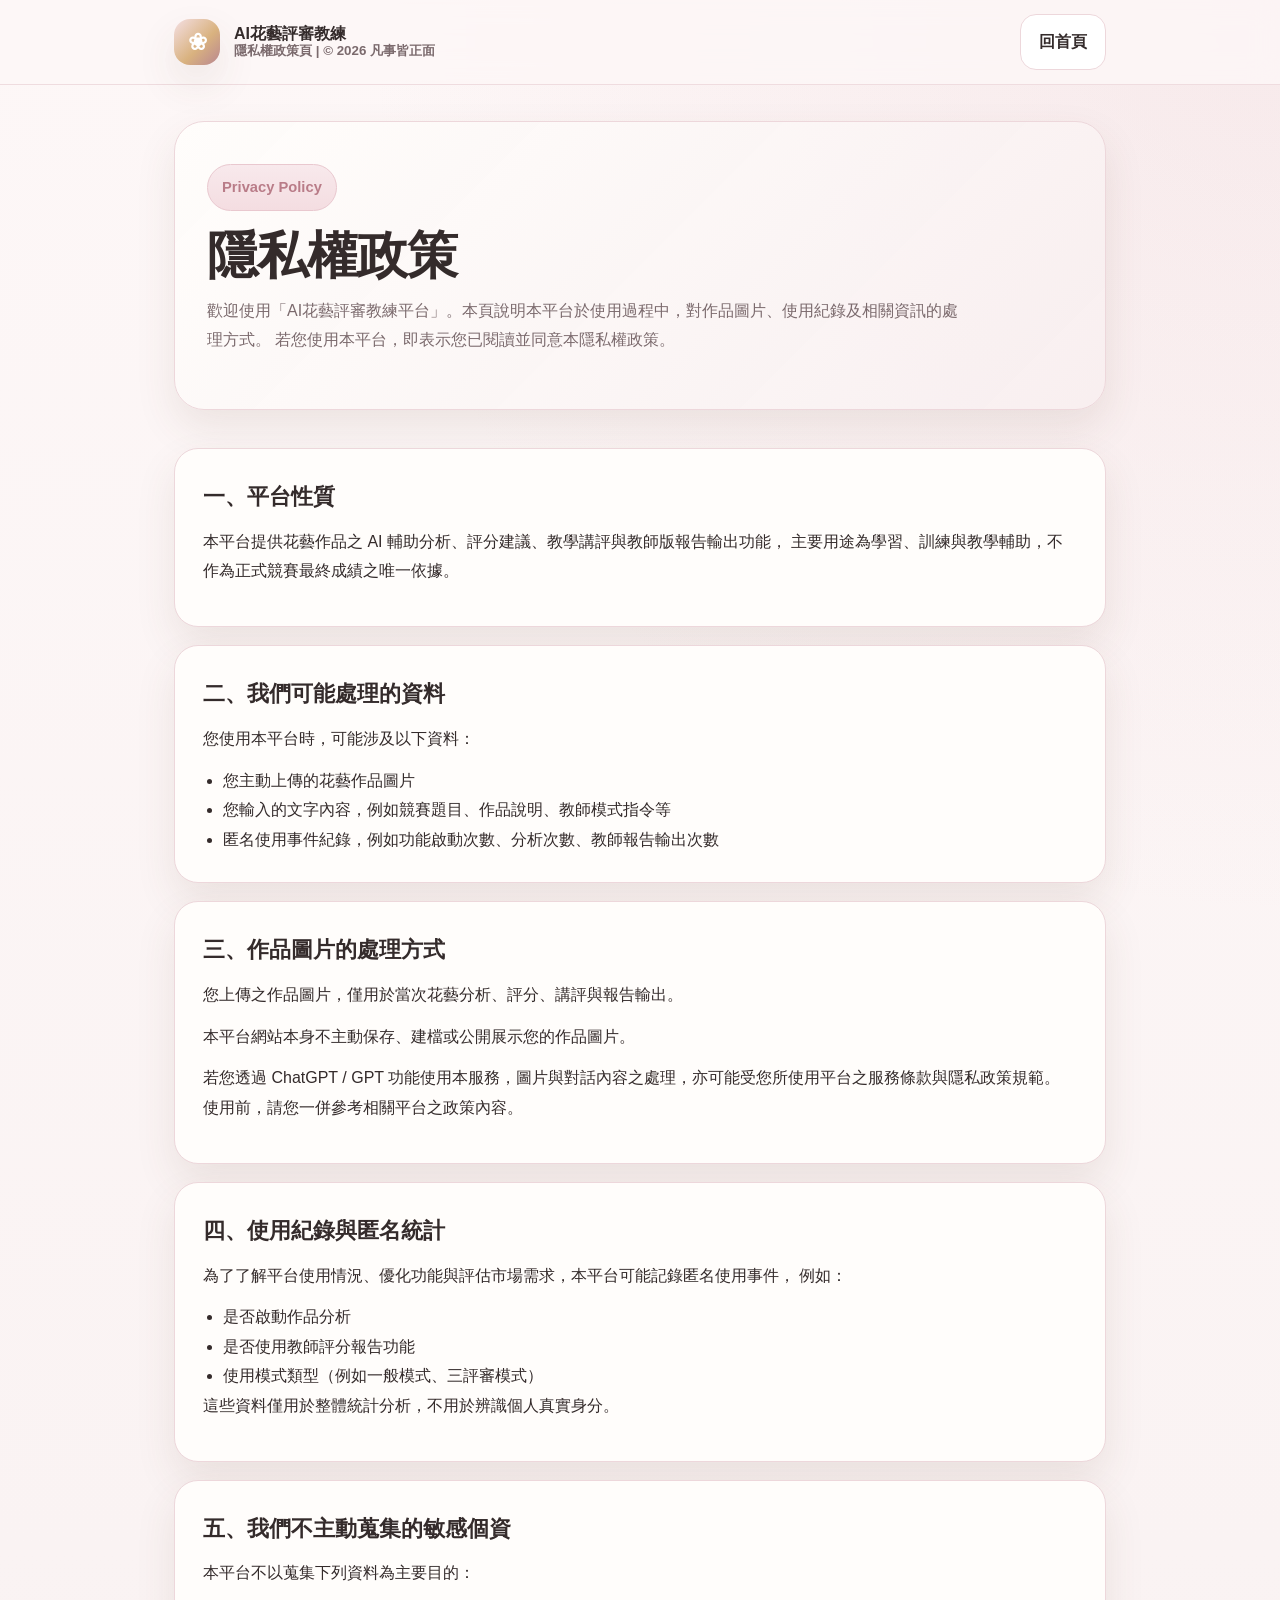
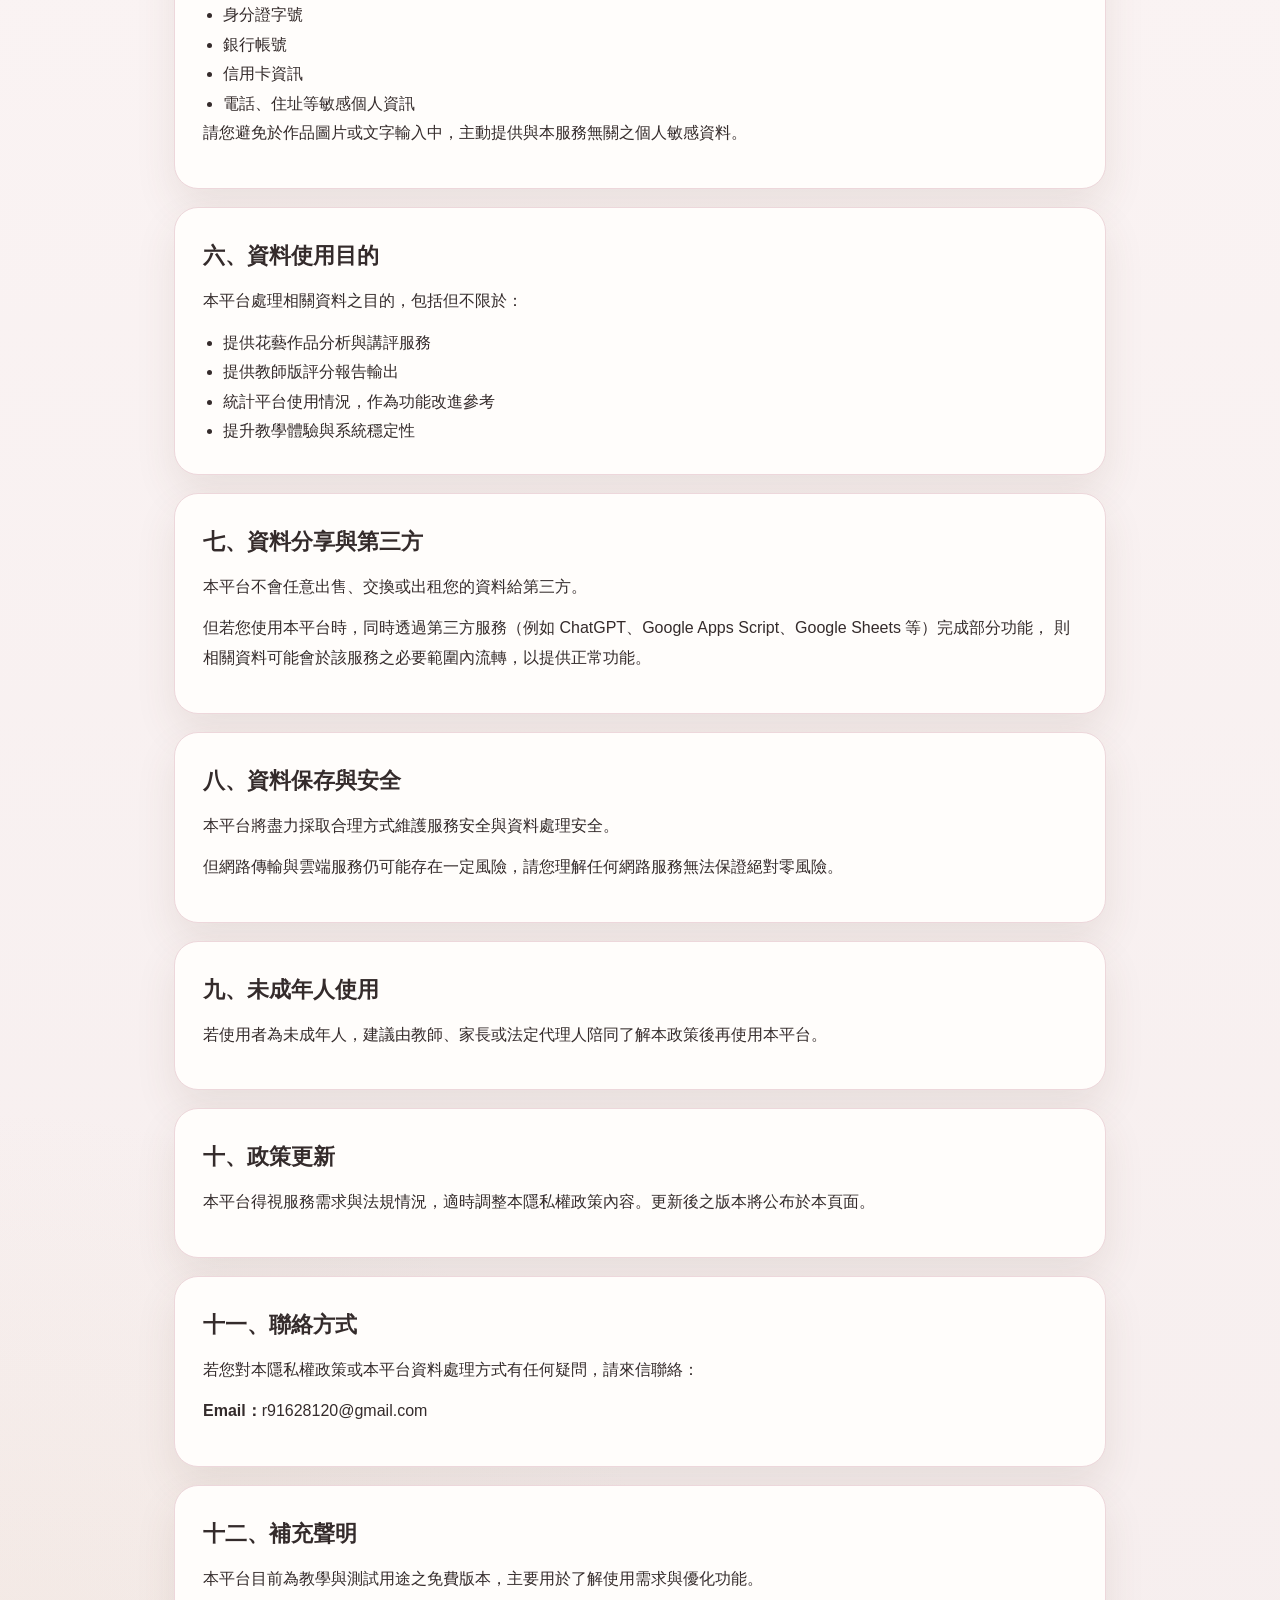
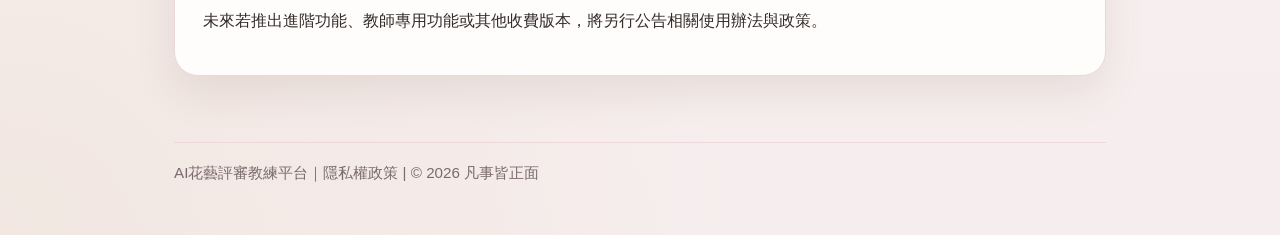
<file: privacy.html>
<!DOCTYPE html>
<html lang="zh-Hant">
<head>
  <meta charset="utf-8" />
  <meta name="viewport" content="width=device-width, initial-scale=1.0" />
  <title>隱私權政策｜AI花藝評審教練平台</title>
  <meta name="description" content="AI花藝評審教練平台隱私權政策，說明作品圖片、使用紀錄與資料處理方式。" />
  <style>
    :root{
      --bg:#faf3f3;
      --card:#fffdfb;
      --ink:#342b2b;
      --muted:#7b6a6d;
      --gold:#c9a56a;
      --rose:#d8a3ab;
      --rose-deep:#b97c88;
      --line:#edd7db;
      --shadow:0 18px 40px rgba(96,64,46,.10);
      --radius:24px;
      --max:980px;
    }

    *{box-sizing:border-box}
    html{scroll-behavior:smooth}

    body{
      margin:0;
      font-family:-apple-system,BlinkMacSystemFont,"Segoe UI","Noto Sans TC","PingFang TC","Microsoft JhengHei",sans-serif;
      color:var(--ink);
      background:
        radial-gradient(circle at top right, rgba(216,163,171,.16), transparent 25%),
        radial-gradient(circle at bottom left, rgba(201,165,106,.10), transparent 20%),
        linear-gradient(180deg, #fdf7f7 0%, #faf3f3 45%, #f6eeee 100%);
      line-height:1.85;
    }

    a{text-decoration:none;color:inherit}
    .container{max-width:var(--max);margin:0 auto;padding:0 24px}

    .nav{
      position:sticky;top:0;z-index:20;
      backdrop-filter: blur(14px);
      background:rgba(253,247,247,.82);
      border-bottom:1px solid rgba(237,215,219,.85);
    }

    .nav-inner{
      max-width:var(--max);margin:0 auto;padding:14px 24px;
      display:flex;align-items:center;justify-content:space-between;gap:16px;
    }

    .brand{display:flex;align-items:center;gap:14px;font-weight:900}
    .brand-mark{
      width:46px;height:46px;border-radius:16px;
      background:linear-gradient(135deg,#f4dfe3,#d9b27f 58%,#b98691);
      display:grid;place-items:center;color:white;font-size:23px;
      box-shadow:var(--shadow)
    }

    .brand-text{line-height:1.2}
    .brand-text small{display:block;color:var(--muted);font-weight:700}

    .btn{
      display:inline-flex;align-items:center;justify-content:center;
      border-radius:16px;padding:12px 18px;font-weight:900;
      border:1px solid var(--line);background:#fff;color:var(--ink);
      transition:.2s ease;
    }

    .btn:hover{
      transform:translateY(-1px);
      background:#fff7f8;
    }

    .hero{padding:36px 0 18px}
    .hero-card{
      background:linear-gradient(135deg, rgba(255,253,251,.98), rgba(248,239,240,.96));
      border:1px solid var(--line);
      border-radius:30px;
      box-shadow:var(--shadow);
      padding:42px 32px;
    }

    .badge{
      display:inline-flex;align-items:center;gap:8px;
      background:linear-gradient(180deg,#f8e9ec,#f4dde1);
      border:1px solid #e9c8cf;
      color:var(--rose-deep);
      padding:9px 14px;border-radius:999px;font-weight:800;font-size:.92rem;
    }

    h1{
      margin:16px 0 10px;
      font-size:clamp(2rem,4vw,3.2rem);
      line-height:1.15;
      letter-spacing:-.02em;
    }

    .lead{color:var(--muted);max-width:760px}

    .section{padding:20px 0}
    .card{
      background:var(--card);
      border:1px solid var(--line);
      border-radius:var(--radius);
      box-shadow:var(--shadow);
      padding:28px;
      margin-bottom:18px;
    }

    h2{
      margin:0 0 10px;
      font-size:1.35rem;
      color:var(--ink);
    }

    p{margin:0 0 12px}
    ul{
      margin:8px 0 0;
      padding-left:1.25rem;
    }

    .muted{color:var(--muted)}
    .footer{
      padding:28px 0 48px;
      color:var(--muted);
      font-size:.95rem;
    }

    .footer-line{
      border-top:1px solid var(--line);
      padding-top:16px;
    }

    @media (max-width:640px){
      .container,.nav-inner{padding-left:18px;padding-right:18px}
      .hero-card,.card{padding:24px 20px}
      .btn{width:100%}
    }
  </style>
</head>
<body>
  <nav class="nav">
    <div class="nav-inner">
      <div class="brand">
        <div class="brand-mark">❀</div>
        <div class="brand-text">
          AI花藝評審教練
          <small>隱私權政策頁 | © 2026 凡事皆正面</small>
        </div>
      </div>
      <a class="btn" href="judge.html">回首頁</a>
    </div>
  </nav>

  <header class="hero">
    <div class="container">
      <div class="hero-card">
        <span class="badge">Privacy Policy</span>
        <h1>隱私權政策</h1>
        <p class="lead">
          歡迎使用「AI花藝評審教練平台」。本頁說明本平台於使用過程中，對作品圖片、使用紀錄及相關資訊的處理方式。
          若您使用本平台，即表示您已閱讀並同意本隱私權政策。
        </p>
      </div>
    </div>
  </header>

  <main class="container">
    <section class="section">
      <div class="card">
        <h2>一、平台性質</h2>
        <p>
          本平台提供花藝作品之 AI 輔助分析、評分建議、教學講評與教師版報告輸出功能，
          主要用途為學習、訓練與教學輔助，不作為正式競賽最終成績之唯一依據。
        </p>
      </div>

      <div class="card">
        <h2>二、我們可能處理的資料</h2>
        <p>您使用本平台時，可能涉及以下資料：</p>
        <ul>
          <li>您主動上傳的花藝作品圖片</li>
          <li>您輸入的文字內容，例如競賽題目、作品說明、教師模式指令等</li>
          <li>匿名使用事件紀錄，例如功能啟動次數、分析次數、教師報告輸出次數</li>
        </ul>
      </div>

      <div class="card">
        <h2>三、作品圖片的處理方式</h2>
        <p>
          您上傳之作品圖片，僅用於當次花藝分析、評分、講評與報告輸出。
        </p>
        <p>
          本平台網站本身不主動保存、建檔或公開展示您的作品圖片。
        </p>
        <p>
          若您透過 ChatGPT / GPT 功能使用本服務，圖片與對話內容之處理，亦可能受您所使用平台之服務條款與隱私政策規範。
          使用前，請您一併參考相關平台之政策內容。
        </p>
      </div>

      <div class="card">
        <h2>四、使用紀錄與匿名統計</h2>
        <p>
          為了了解平台使用情況、優化功能與評估市場需求，本平台可能記錄匿名使用事件，
          例如：
        </p>
        <ul>
          <li>是否啟動作品分析</li>
          <li>是否使用教師評分報告功能</li>
          <li>使用模式類型（例如一般模式、三評審模式）</li>
        </ul>
        <p>
          這些資料僅用於整體統計分析，不用於辨識個人真實身分。
        </p>
      </div>

      <div class="card">
        <h2>五、我們不主動蒐集的敏感個資</h2>
        <p>本平台不以蒐集下列資料為主要目的：</p>
        <ul>
          <li>身分證字號</li>
          <li>銀行帳號</li>
          <li>信用卡資訊</li>
          <li>電話、住址等敏感個人資訊</li>
        </ul>
        <p>
          請您避免於作品圖片或文字輸入中，主動提供與本服務無關之個人敏感資料。
        </p>
      </div>

      <div class="card">
        <h2>六、資料使用目的</h2>
        <p>本平台處理相關資料之目的，包括但不限於：</p>
        <ul>
          <li>提供花藝作品分析與講評服務</li>
          <li>提供教師版評分報告輸出</li>
          <li>統計平台使用情況，作為功能改進參考</li>
          <li>提升教學體驗與系統穩定性</li>
        </ul>
      </div>

      <div class="card">
        <h2>七、資料分享與第三方</h2>
        <p>
          本平台不會任意出售、交換或出租您的資料給第三方。
        </p>
        <p>
          但若您使用本平台時，同時透過第三方服務（例如 ChatGPT、Google Apps Script、Google Sheets 等）完成部分功能，
          則相關資料可能會於該服務之必要範圍內流轉，以提供正常功能。
        </p>
      </div>

      <div class="card">
        <h2>八、資料保存與安全</h2>
        <p>
          本平台將盡力採取合理方式維護服務安全與資料處理安全。
        </p>
        <p>
          但網路傳輸與雲端服務仍可能存在一定風險，請您理解任何網路服務無法保證絕對零風險。
        </p>
      </div>

      <div class="card">
        <h2>九、未成年人使用</h2>
        <p>
          若使用者為未成年人，建議由教師、家長或法定代理人陪同了解本政策後再使用本平台。
        </p>
      </div>

      <div class="card">
        <h2>十、政策更新</h2>
        <p>
          本平台得視服務需求與法規情況，適時調整本隱私權政策內容。更新後之版本將公布於本頁面。
        </p>
      </div>

      <div class="card">
        <h2>十一、聯絡方式</h2>
        <p>
          若您對本隱私權政策或本平台資料處理方式有任何疑問，請來信聯絡：
        </p>
        <p><strong>Email：</strong>r91628120@gmail.com</p>
      </div>

      <div class="card">
        <h2>十二、補充聲明</h2>
        <p>
          本平台目前為教學與測試用途之免費版本，主要用於了解使用需求與優化功能。
        </p>
        <p>
          未來若推出進階功能、教師專用功能或其他收費版本，將另行公告相關使用辦法與政策。
        </p>
      </div>
    </section>
  </main>

  <footer class="footer">
    <div class="container">
      <div class="footer-line">
        AI花藝評審教練平台｜隱私權政策 | © 2026 凡事皆正面
      </div>
    </div>
  </footer>
</body>
</html>
</file>
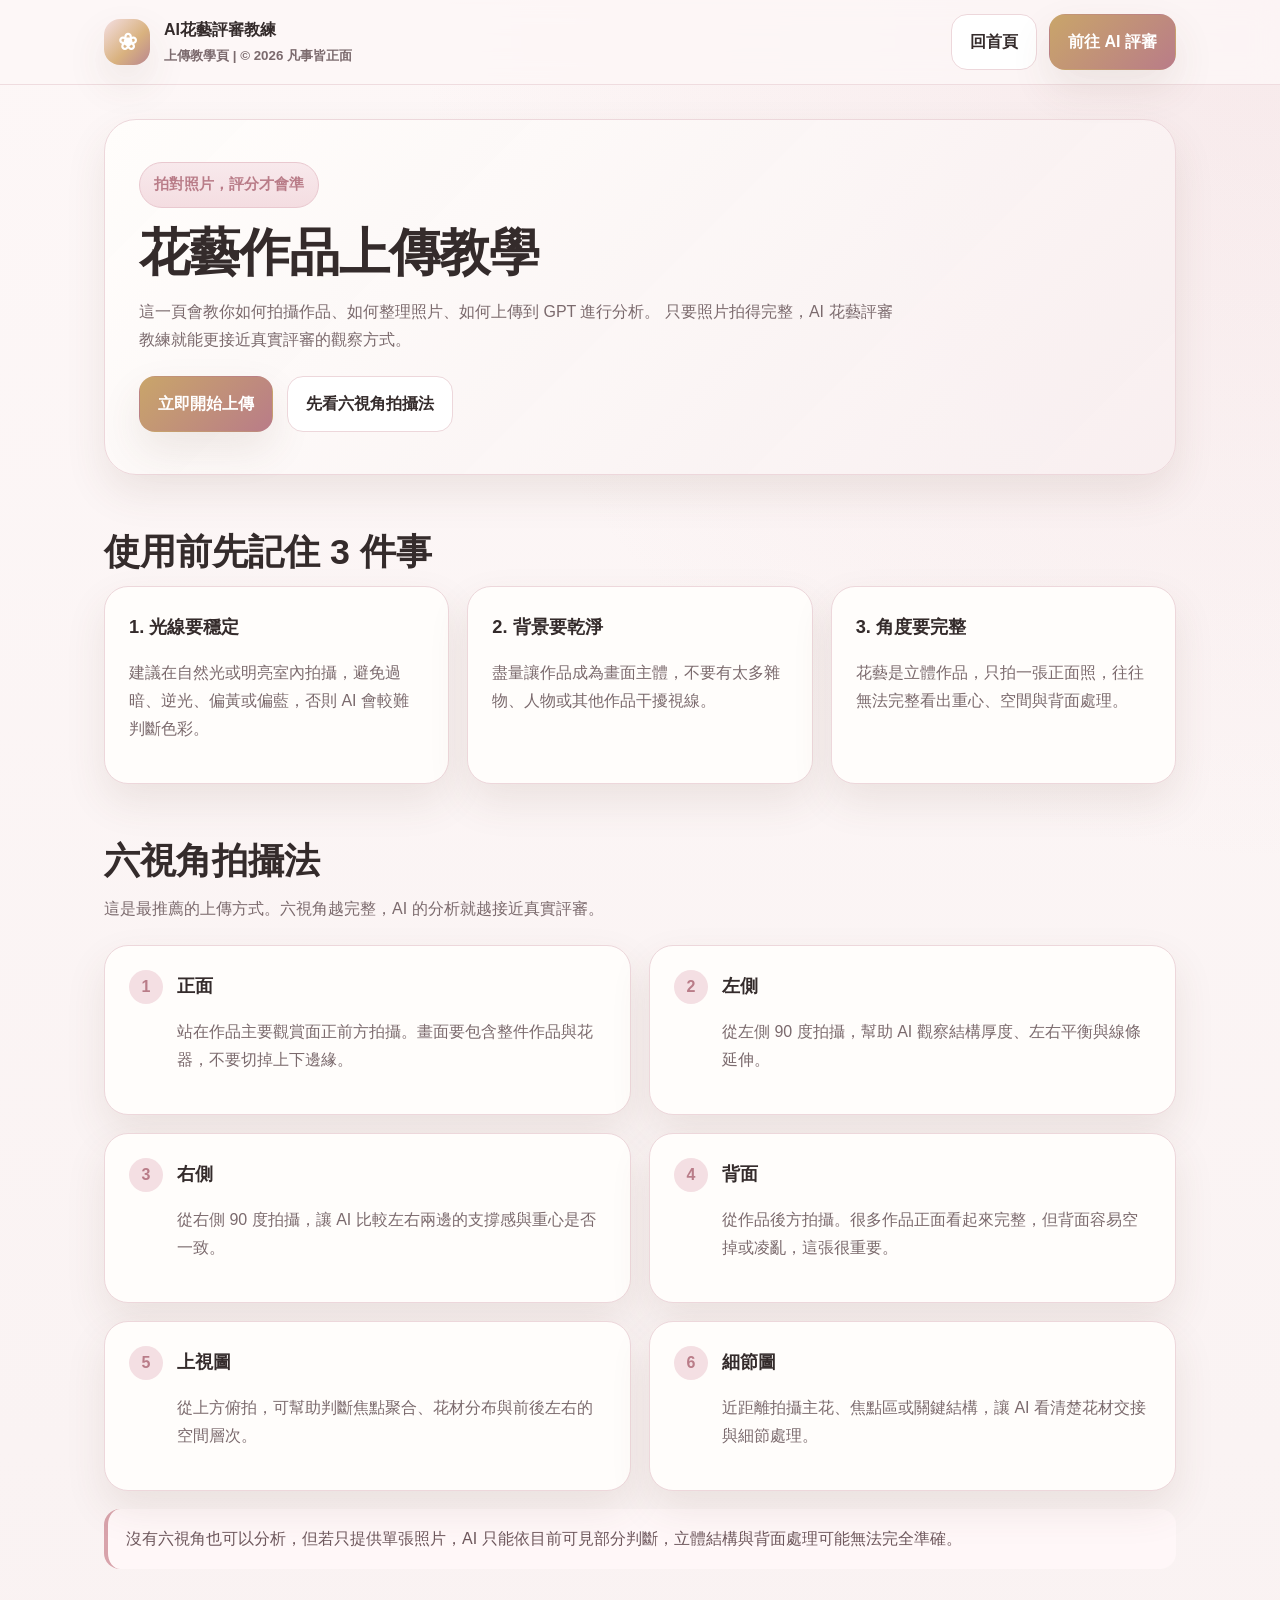
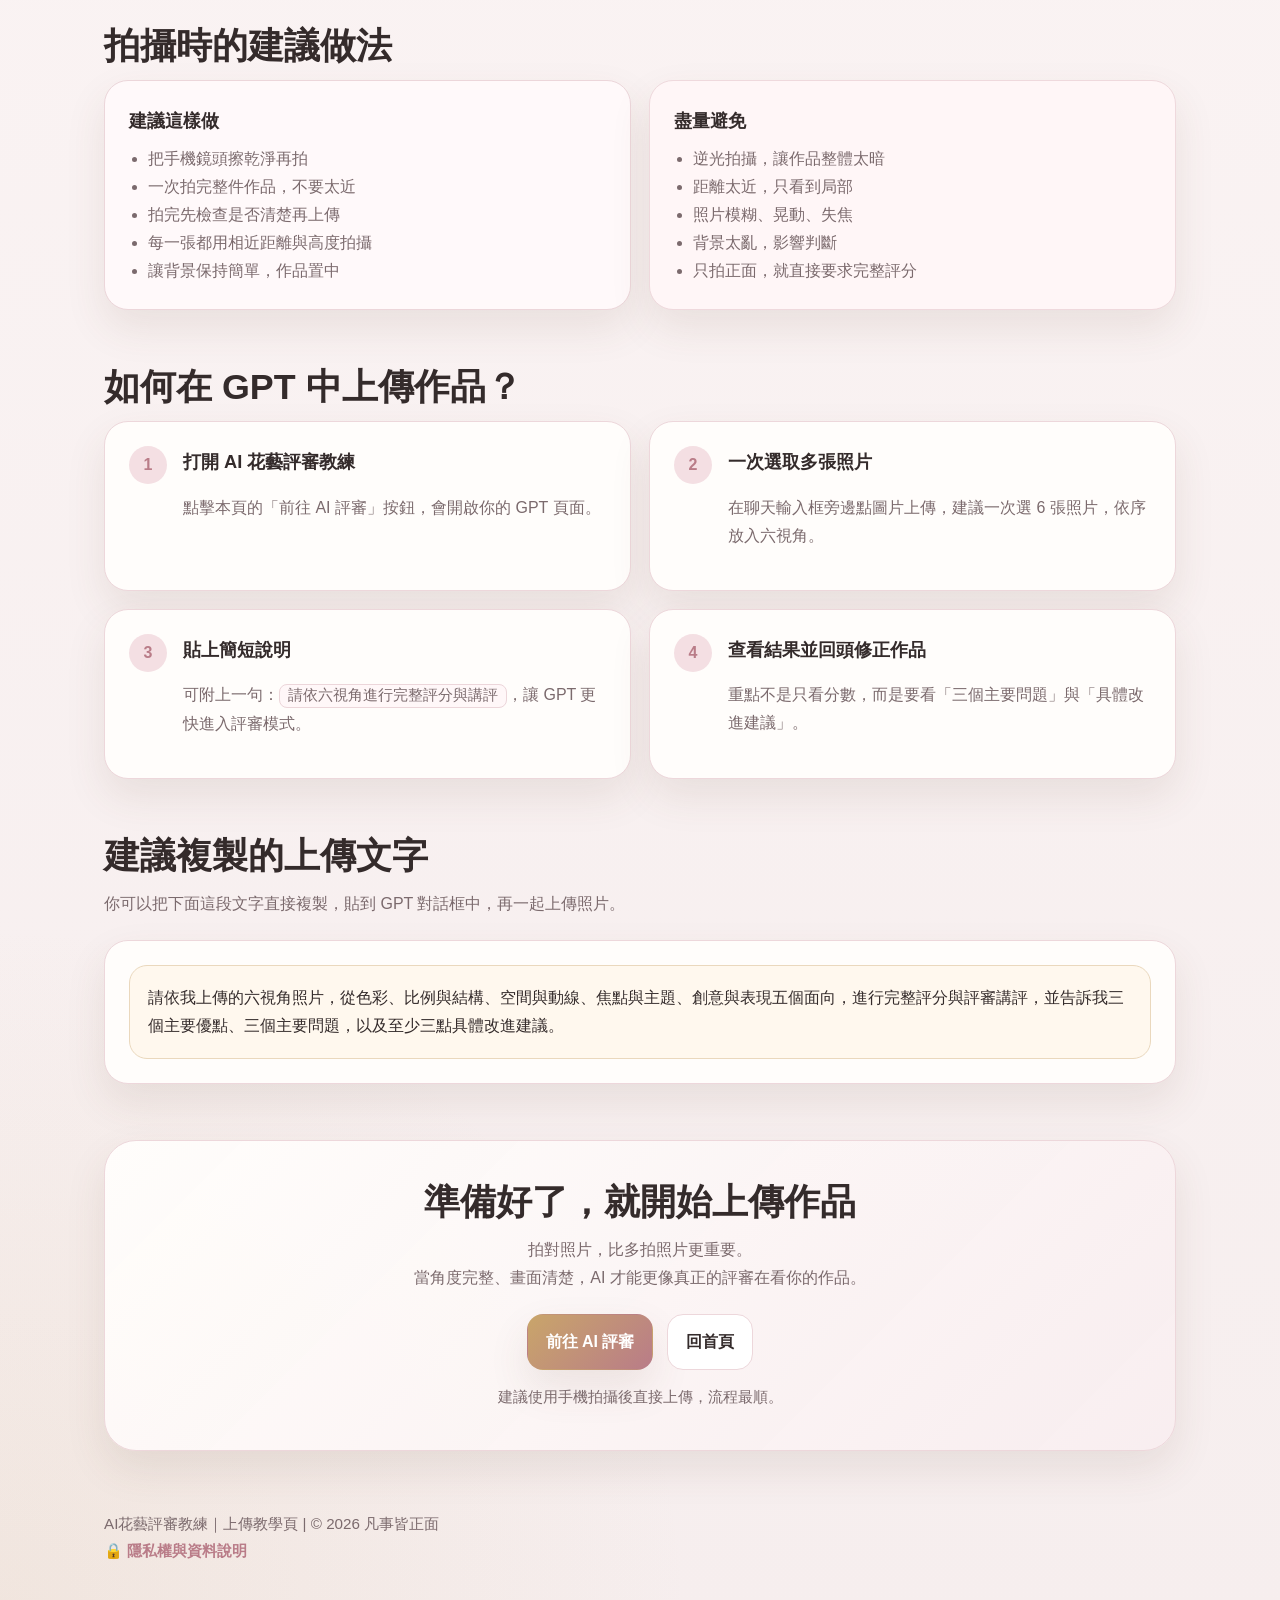
<file: upload-guide.html>
<!DOCTYPE html>

<html lang="zh-Hant">
<head>
<meta charset="utf-8"/>
<meta content="width=device-width, initial-scale=1.0" name="viewport"/>
<title>AI花藝評審教練｜上傳教學頁</title>
<meta content="AI花藝評審教練上傳教學頁，教你如何拍攝六視角照片並進入GPT進行評審分析。" name="description"/>
<style>
  :root{
    --bg:#faf3f3;
    --card:#fffdfb;
    --ink:#342b2b;
    --muted:#7b6a6d;

    --gold:#c9a56a;
    --gold-deep:#9d7742;

    --rose:#d8a3ab;
    --rose-deep:#b97c88;
    --rose-soft:#f5e7ea;

    --line:#edd7db;
    --shadow:0 18px 40px rgba(96,64,46,.10);
    --radius:24px;
    --max:1120px;
  }

  *{box-sizing:border-box}
  html{scroll-behavior:smooth}

  body{
    margin:0;
    font-family:-apple-system,BlinkMacSystemFont,"Segoe UI","Noto Sans TC","PingFang TC","Microsoft JhengHei",sans-serif;
    color:var(--ink);
    background:
      radial-gradient(circle at top right, rgba(216,163,171,.16), transparent 25%),
      radial-gradient(circle at bottom left, rgba(201,165,106,.12), transparent 20%),
      linear-gradient(180deg, #fdf7f7 0%, #faf3f3 45%, #f6eeee 100%);
    line-height:1.75;
  }

  a{text-decoration:none;color:inherit}
  .container{max-width:var(--max);margin:0 auto;padding:0 24px}

  .nav{
    position:sticky;top:0;z-index:20;
    background:rgba(253,247,247,.82);
    backdrop-filter: blur(14px);
    border-bottom:1px solid rgba(237,215,219,.85);
  }

  .nav-inner{
    max-width:var(--max);margin:0 auto;padding:14px 24px;
    display:flex;align-items:center;justify-content:space-between;gap:18px;
  }

  .brand{display:flex;align-items:center;gap:14px;font-weight:900}

  .brand-mark{
    width:46px;height:46px;border-radius:16px;
    background:linear-gradient(135deg,#f4dfe3,#d9b27f 58%,#b98691);
    display:grid;place-items:center;color:white;font-size:23px;
    box-shadow:var(--shadow)
  }

  .brand small{display:block;color:var(--muted);font-weight:700}

  .btn{
    display:inline-flex;align-items:center;justify-content:center;gap:8px;
    border-radius:16px;padding:13px 18px;font-weight:900;border:1px solid transparent;
    transition:.2s ease;
  }

  .btn:hover{transform:translateY(-1px)}

  .btn-primary{
    background:linear-gradient(135deg,var(--gold),var(--rose-deep));
    color:white;box-shadow:var(--shadow)
  }

  .btn-secondary{
    background:white;border-color:var(--line);color:var(--ink)
  }

  .btn-secondary:hover{
    background:var(--rose-soft);
    border-color:#e3bcc5;
  }

  .hero{padding:34px 0 28px}

  .hero-card{
    background:linear-gradient(135deg, rgba(255,253,251,.98), rgba(248,239,240,.96));
    border:1px solid var(--line);
    border-radius:32px;
    box-shadow:var(--shadow);
    padding:42px 34px;
  }

  .badge{
    display:inline-flex;align-items:center;gap:8px;
    background:linear-gradient(180deg,#f8e9ec,#f4dde1);
    border:1px solid #e9c8cf;
    color:var(--rose-deep);
    padding:9px 14px;border-radius:999px;font-weight:800;font-size:.92rem;
  }

  h1{
    margin:16px 0 12px;
    font-size:clamp(2rem,4vw,3.6rem);
    line-height:1.14;letter-spacing:-.02em
  }

  .lead{color:var(--muted);max-width:760px}
  .section{padding:28px 0}

  .section-title{
    font-size:clamp(1.6rem,2.8vw,2.3rem);
    line-height:1.2;margin:0 0 12px
  }

  .section-sub{color:var(--muted);margin:0 0 22px;max-width:760px}

  .grid-2,.grid-3{display:grid;gap:18px}
  .grid-2{grid-template-columns:repeat(2,1fr)}
  .grid-3{grid-template-columns:repeat(3,1fr)}

  .card{
    background:var(--card);border:1px solid var(--line);border-radius:var(--radius);
    box-shadow:var(--shadow);padding:24px
  }

  .card h3{margin:0 0 8px;font-size:1.14rem}
  .muted{color:var(--muted)}

  .step{
    display:flex;gap:16px;align-items:flex-start
  }

  .step-num,.shot-num{
    flex:0 0 auto;
    width:38px;height:38px;border-radius:50%;display:grid;place-items:center;
    background:#f4dfe3;color:var(--rose-deep);font-weight:900
  }

  .shot-num{width:34px;height:34px}

  .shot{
    display:flex;gap:14px;align-items:flex-start
  }

  .notice{
    padding:16px 18px;
    border-left:4px solid var(--rose);
    background:#fff7f8;
    border-radius:16px;
    color:#6d565b
  }

  .goodbad{
    display:grid;grid-template-columns:1fr 1fr;gap:18px
  }

  .good{
    background:#fff9fa;
    border:1px solid #ecd6da
  }

  .bad{
    background:#fff6f7;
    border:1px solid #efd9dd
  }

  ul{margin:.4rem 0 0;padding-left:1.2rem}

  .cta{
    text-align:center;
    background:linear-gradient(135deg, rgba(255,253,251,.98), rgba(248,238,240,.96));
    border:1px solid var(--line);
    border-radius:32px;
    padding:40px 24px;
    box-shadow:var(--shadow)
  }

  .tiny{font-size:.95rem;color:var(--muted)}

  code{
    background:#fff7f8;
    border:1px solid #ecd6da;
    border-radius:8px;
    padding:2px 8px;
    font-family:ui-monospace,SFMono-Regular,Menlo,Consolas,monospace;
    font-size:.94em
  }

  .footer{padding:32px 0 50px;color:var(--muted);font-size:.95rem}

  @media (max-width:900px){
    .grid-2,.grid-3,.goodbad{grid-template-columns:1fr}
    .hero-card{padding:30px 22px}
    .nav-inner{flex-wrap:wrap}
  }
</style>
</head>
<body>
<nav class="nav">
<div class="nav-inner">
<div class="brand">
<div class="brand-mark">❀</div>
<div>
          AI花藝評審教練
          <small>上傳教學頁 | © 2026 凡事皆正面</small>
</div>
</div>
<div style="display:flex;gap:12px;flex-wrap:wrap">
<a class="btn btn-secondary" href="judge.html">回首頁</a>
<a class="btn btn-primary" href="https://chatgpt.com/g/g-69cd22b183548191bb183c5349d9cc3a-aihua-yi-ping-shen-jiao-lian" id="guideNavStartBtn" rel="noopener noreferrer" target="_blank">前往 AI 評審</a>
</div>
</div>
</nav>
<header class="hero">
<div class="container">
<div class="hero-card">
<span class="badge">拍對照片，評分才會準</span>
<h1>花藝作品上傳教學</h1>
<p class="lead">
          這一頁會教你如何拍攝作品、如何整理照片、如何上傳到 GPT 進行分析。
          只要照片拍得完整，AI 花藝評審教練就能更接近真實評審的觀察方式。
        </p>
<div style="display:flex;gap:14px;flex-wrap:wrap;margin-top:22px">
<a class="btn btn-primary" href="https://chatgpt.com/g/g-69cd22b183548191bb183c5349d9cc3a-aihua-yi-ping-shen-jiao-lian" id="guideHeroStartBtn" rel="noopener noreferrer" target="_blank">立即開始上傳</a>
<a class="btn btn-secondary" href="#angles">先看六視角拍攝法</a>
</div>
</div>
</div>
</header>
<section class="section">
<div class="container">
<h2 class="section-title">使用前先記住 3 件事</h2>
<div class="grid-3">
<div class="card">
<h3>1. 光線要穩定</h3>
<p class="muted">建議在自然光或明亮室內拍攝，避免過暗、逆光、偏黃或偏藍，否則 AI 會較難判斷色彩。</p>
</div>
<div class="card">
<h3>2. 背景要乾淨</h3>
<p class="muted">盡量讓作品成為畫面主體，不要有太多雜物、人物或其他作品干擾視線。</p>
</div>
<div class="card">
<h3>3. 角度要完整</h3>
<p class="muted">花藝是立體作品，只拍一張正面照，往往無法完整看出重心、空間與背面處理。</p>
</div>
</div>
</div>
</section>
<section class="section" id="angles">
<div class="container">
<h2 class="section-title">六視角拍攝法</h2>
<p class="section-sub">這是最推薦的上傳方式。六視角越完整，AI 的分析就越接近真實評審。</p>
<div class="grid-2">
<div class="card"><div class="shot"><div class="shot-num">1</div><div><h3>正面</h3><p class="muted">站在作品主要觀賞面正前方拍攝。畫面要包含整件作品與花器，不要切掉上下邊緣。</p></div></div></div>
<div class="card"><div class="shot"><div class="shot-num">2</div><div><h3>左側</h3><p class="muted">從左側 90 度拍攝，幫助 AI 觀察結構厚度、左右平衡與線條延伸。</p></div></div></div>
<div class="card"><div class="shot"><div class="shot-num">3</div><div><h3>右側</h3><p class="muted">從右側 90 度拍攝，讓 AI 比較左右兩邊的支撐感與重心是否一致。</p></div></div></div>
<div class="card"><div class="shot"><div class="shot-num">4</div><div><h3>背面</h3><p class="muted">從作品後方拍攝。很多作品正面看起來完整，但背面容易空掉或凌亂，這張很重要。</p></div></div></div>
<div class="card"><div class="shot"><div class="shot-num">5</div><div><h3>上視圖</h3><p class="muted">從上方俯拍，可幫助判斷焦點聚合、花材分布與前後左右的空間層次。</p></div></div></div>
<div class="card"><div class="shot"><div class="shot-num">6</div><div><h3>細節圖</h3><p class="muted">近距離拍攝主花、焦點區或關鍵結構，讓 AI 看清楚花材交接與細節處理。</p></div></div></div>
</div>
<div class="notice" style="margin-top:18px">
        沒有六視角也可以分析，但若只提供單張照片，AI 只能依目前可見部分判斷，立體結構與背面處理可能無法完全準確。
      </div>
</div>
</section>
<section class="section">
<div class="container">
<h2 class="section-title">拍攝時的建議做法</h2>
<div class="goodbad">
<div class="card good">
<h3>建議這樣做</h3>
<ul class="muted">
<li>把手機鏡頭擦乾淨再拍</li>
<li>一次拍完整件作品，不要太近</li>
<li>拍完先檢查是否清楚再上傳</li>
<li>每一張都用相近距離與高度拍攝</li>
<li>讓背景保持簡單，作品置中</li>
</ul>
</div>
<div class="card bad">
<h3>盡量避免</h3>
<ul class="muted">
<li>逆光拍攝，讓作品整體太暗</li>
<li>距離太近，只看到局部</li>
<li>照片模糊、晃動、失焦</li>
<li>背景太亂，影響判斷</li>
<li>只拍正面，就直接要求完整評分</li>
</ul>
</div>
</div>
</div>
</section>
<section class="section">
<div class="container">
<h2 class="section-title">如何在 GPT 中上傳作品？</h2>
<div class="grid-2">
<div class="card"><div class="step"><div class="step-num">1</div><div><h3>打開 AI 花藝評審教練</h3><p class="muted">點擊本頁的「前往 AI 評審」按鈕，會開啟你的 GPT 頁面。</p></div></div></div>
<div class="card"><div class="step"><div class="step-num">2</div><div><h3>一次選取多張照片</h3><p class="muted">在聊天輸入框旁邊點圖片上傳，建議一次選 6 張照片，依序放入六視角。</p></div></div></div>
<div class="card"><div class="step"><div class="step-num">3</div><div><h3>貼上簡短說明</h3><p class="muted">可附上一句：<code>請依六視角進行完整評分與講評</code>，讓 GPT 更快進入評審模式。</p></div></div></div>
<div class="card"><div class="step"><div class="step-num">4</div><div><h3>查看結果並回頭修正作品</h3><p class="muted">重點不是只看分數，而是要看「三個主要問題」與「具體改進建議」。</p></div></div></div>
</div>
</div>
</section>
<section class="section">
<div class="container">
<h2 class="section-title">建議複製的上傳文字</h2>
<p class="section-sub">你可以把下面這段文字直接複製，貼到 GPT 對話框中，再一起上傳照片。</p>
<div class="card">
<div style="background:#fff8ee;border:1px solid #ead8bd;border-radius:18px;padding:18px">
          請依我上傳的六視角照片，從色彩、比例與結構、空間與動線、焦點與主題、創意與表現五個面向，進行完整評分與評審講評，並告訴我三個主要優點、三個主要問題，以及至少三點具體改進建議。
        </div>
</div>
</div>
</section>
<section class="section">
<div class="container">
<div class="cta">
<h2 class="section-title">準備好了，就開始上傳作品</h2>
<p class="section-sub" style="margin:0 auto 22px">
          拍對照片，比多拍照片更重要。<br/>
          當角度完整、畫面清楚，AI 才能更像真正的評審在看你的作品。
        </p>
<div style="display:flex;gap:14px;justify-content:center;flex-wrap:wrap">
<a class="btn btn-primary" href="https://chatgpt.com/g/g-69cd22b183548191bb183c5349d9cc3a-aihua-yi-ping-shen-jiao-lian" id="guideBottomStartBtn" rel="noopener noreferrer" target="_blank">前往 AI 評審</a>
<a class="btn btn-secondary" href="judge.html">回首頁</a>
</div>
<div class="tiny" style="margin-top:14px">建議使用手機拍攝後直接上傳，流程最順。</div>
</div>
</div>
</section>
<footer class="footer">
  <div class="container">
    AI花藝評審教練｜上傳教學頁 | © 2026 凡事皆正面 <br>
    <a href="privacy.html" style="color:#b97c88; font-weight:800;">
     🔒 隱私權與資料說明
    </a>
  </div>
</footer>

<script>
const GAS_WEB_APP_URL = "https://script.google.com/macros/s/AKfycbzLRUozBhn6R2HHpUDskVDH87-dLrxUV64rrv4qr_3LvVwlKV7J1LhAP83sFL_B684S6g/exec";
const ENABLE_COUNTER = true;

async function bumpCounterOnce() {
  if (!ENABLE_COUNTER) return;
  try {
    const url = GAS_WEB_APP_URL + "?action=increment&site=floral-ai-judge&ts=" + Date.now();
    if (navigator.sendBeacon) {
      navigator.sendBeacon(url);
    } else {
      fetch(url, { method: "GET", cache: "no-store", keepalive: true });
    }
  } catch (e) {}
}

window.addEventListener("DOMContentLoaded", () => {
  ["guideNavStartBtn", "guideHeroStartBtn", "guideBottomStartBtn"].forEach((id) => {
    const btn = document.getElementById(id);
    if (btn) {
      btn.addEventListener("click", () => {
        bumpCounterOnce();
      });
    }
  });
});
</script>
</body>
</html>
</file>
